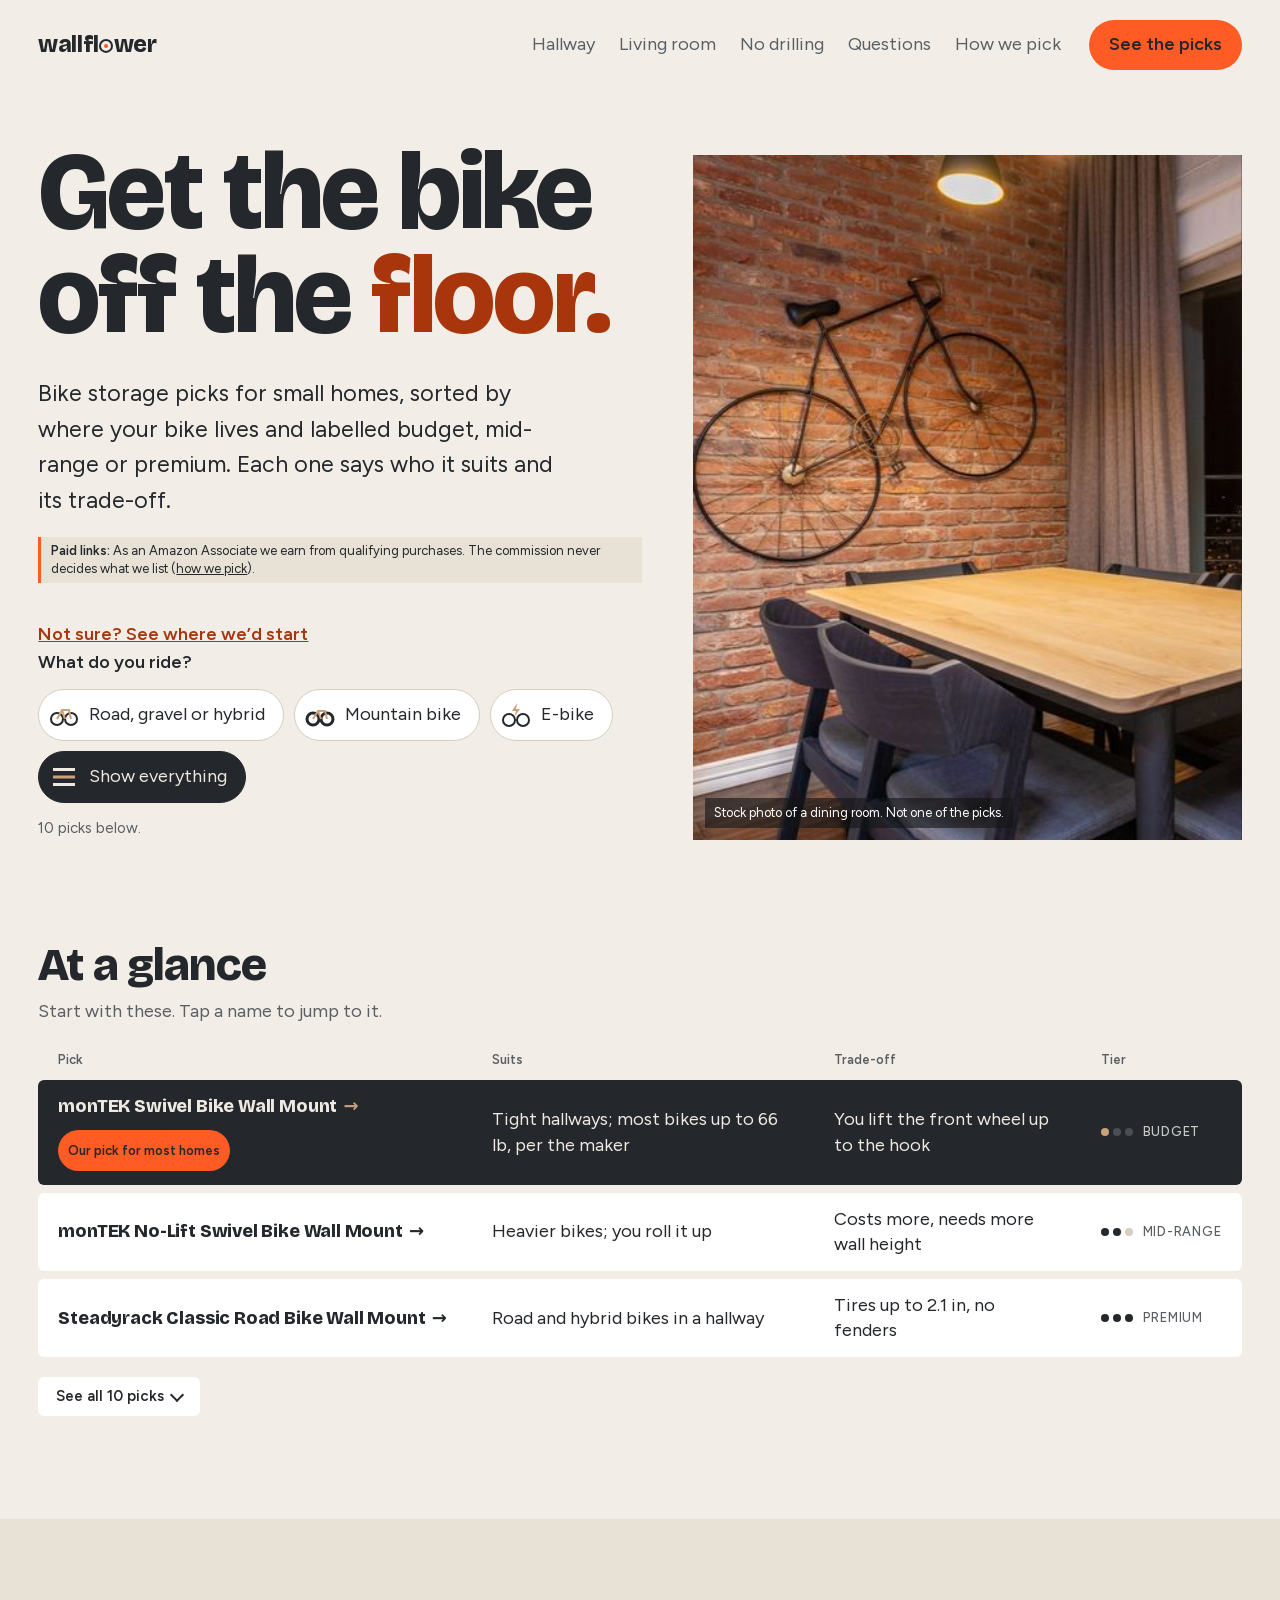
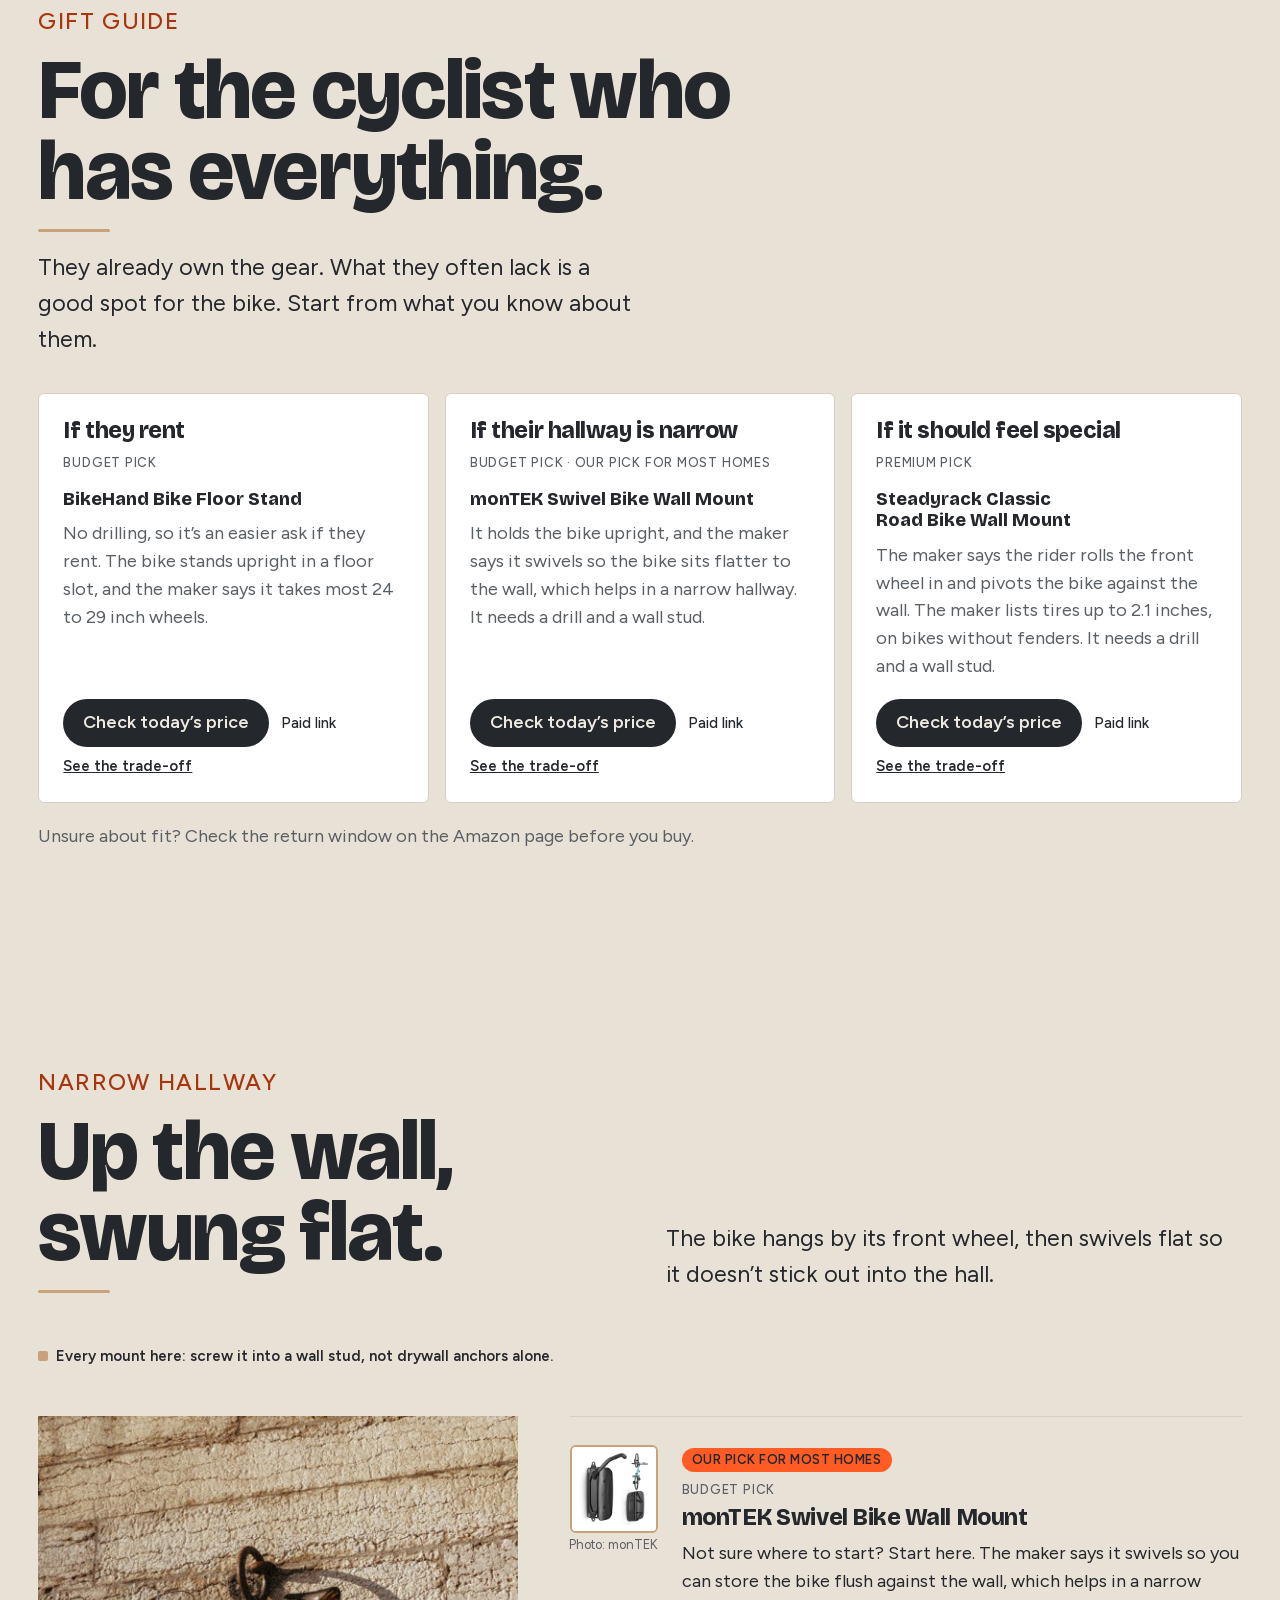
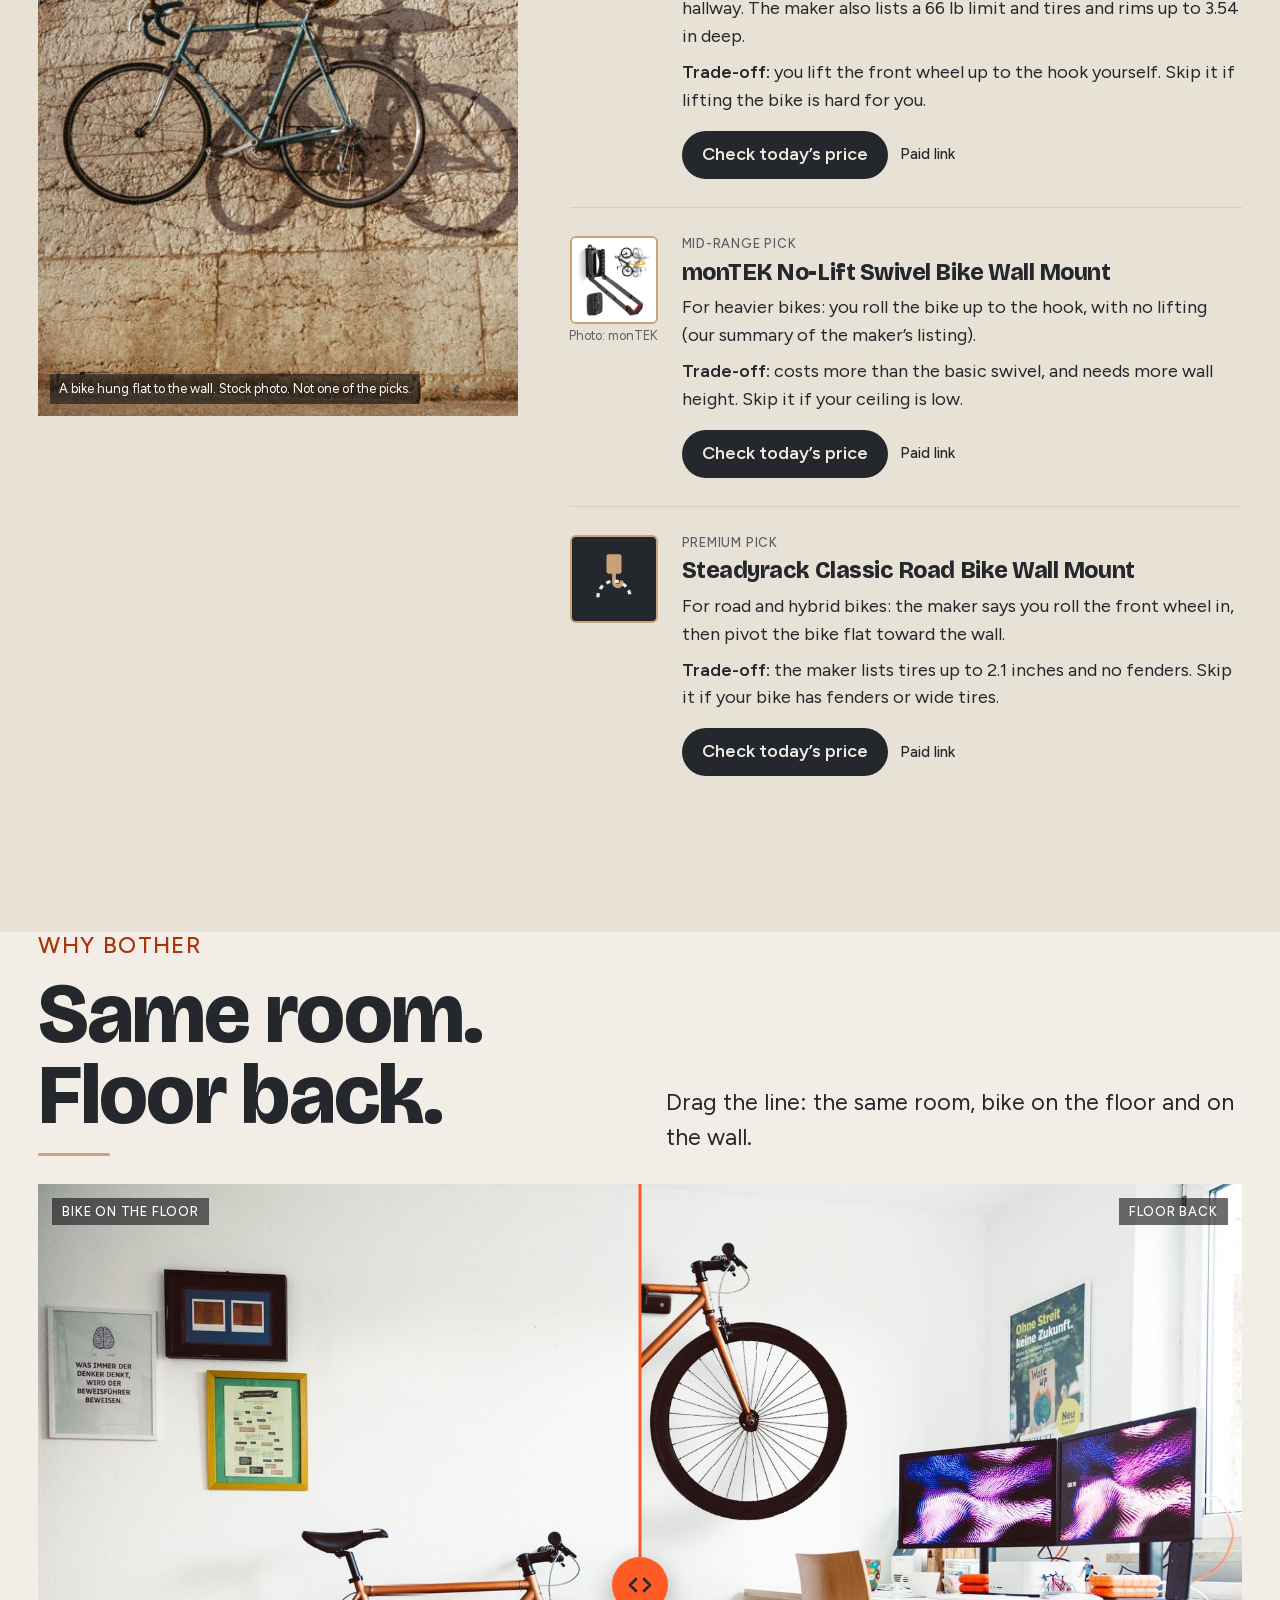
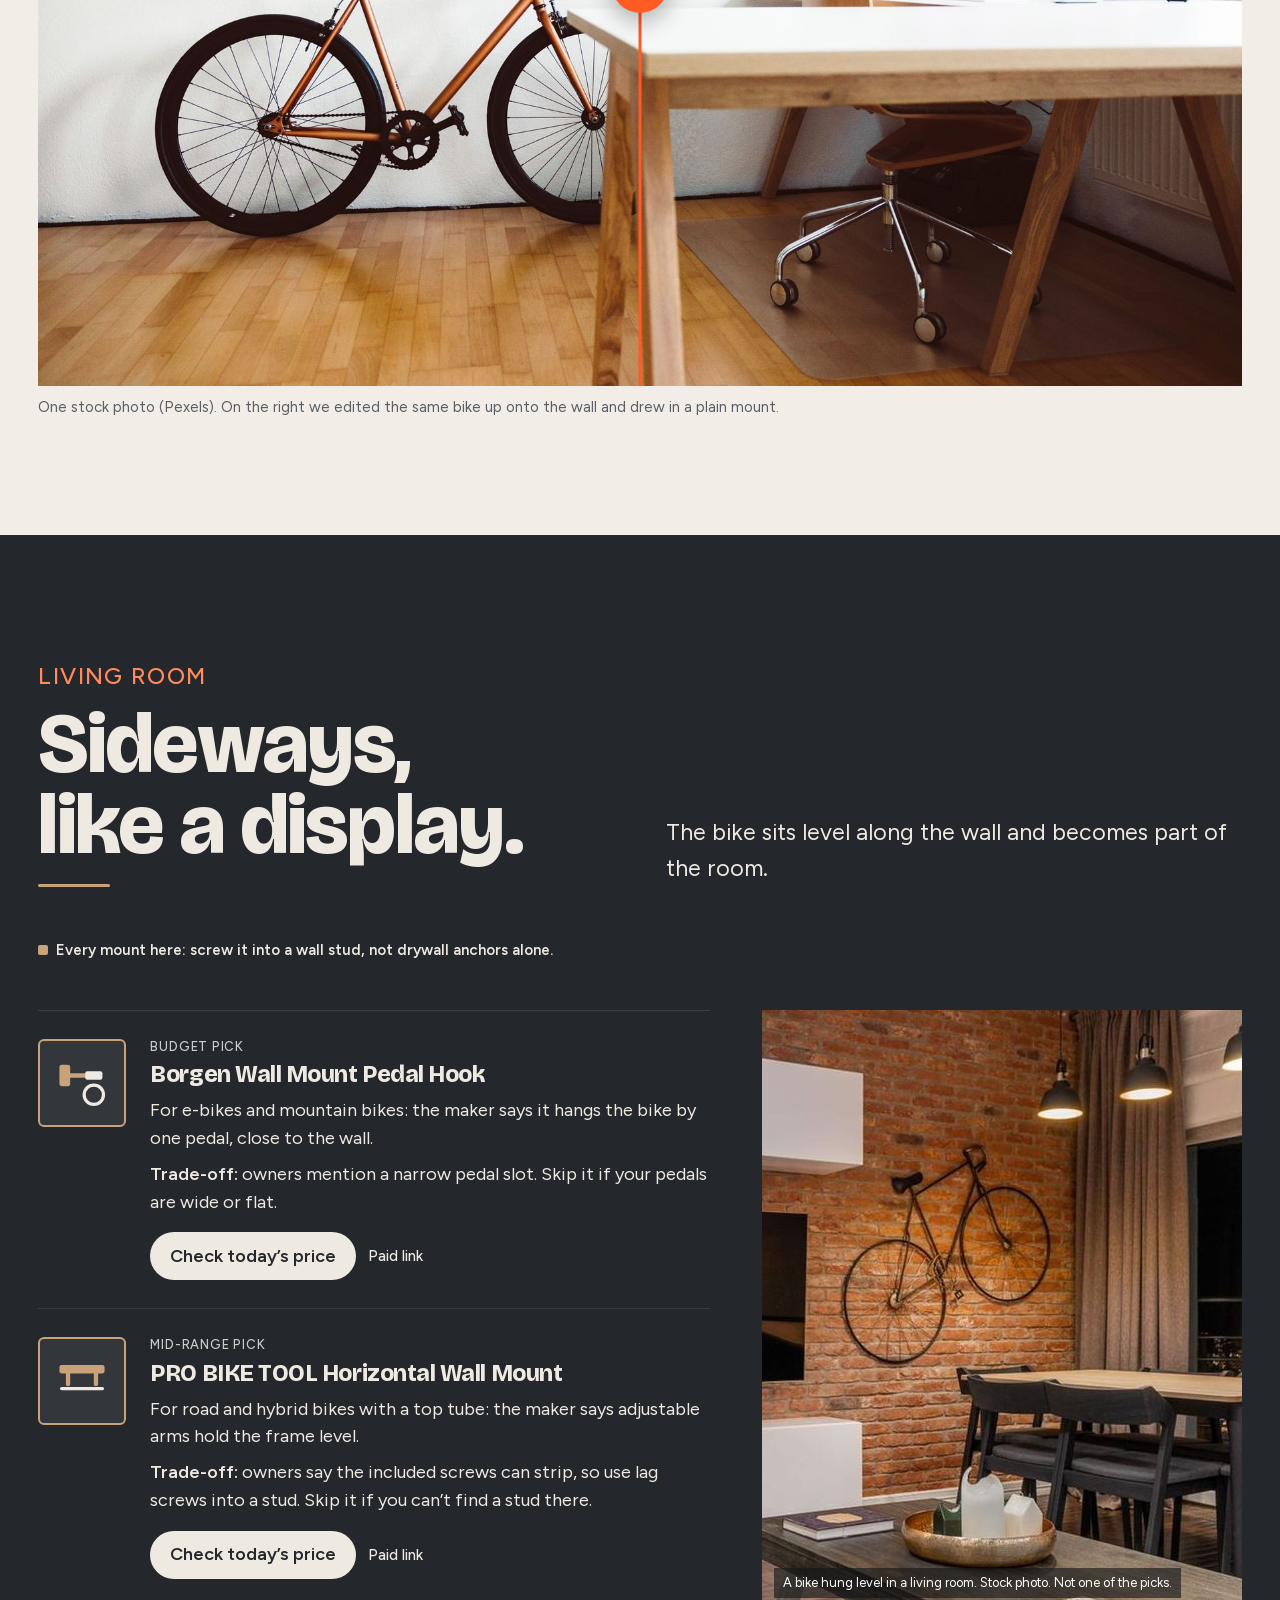
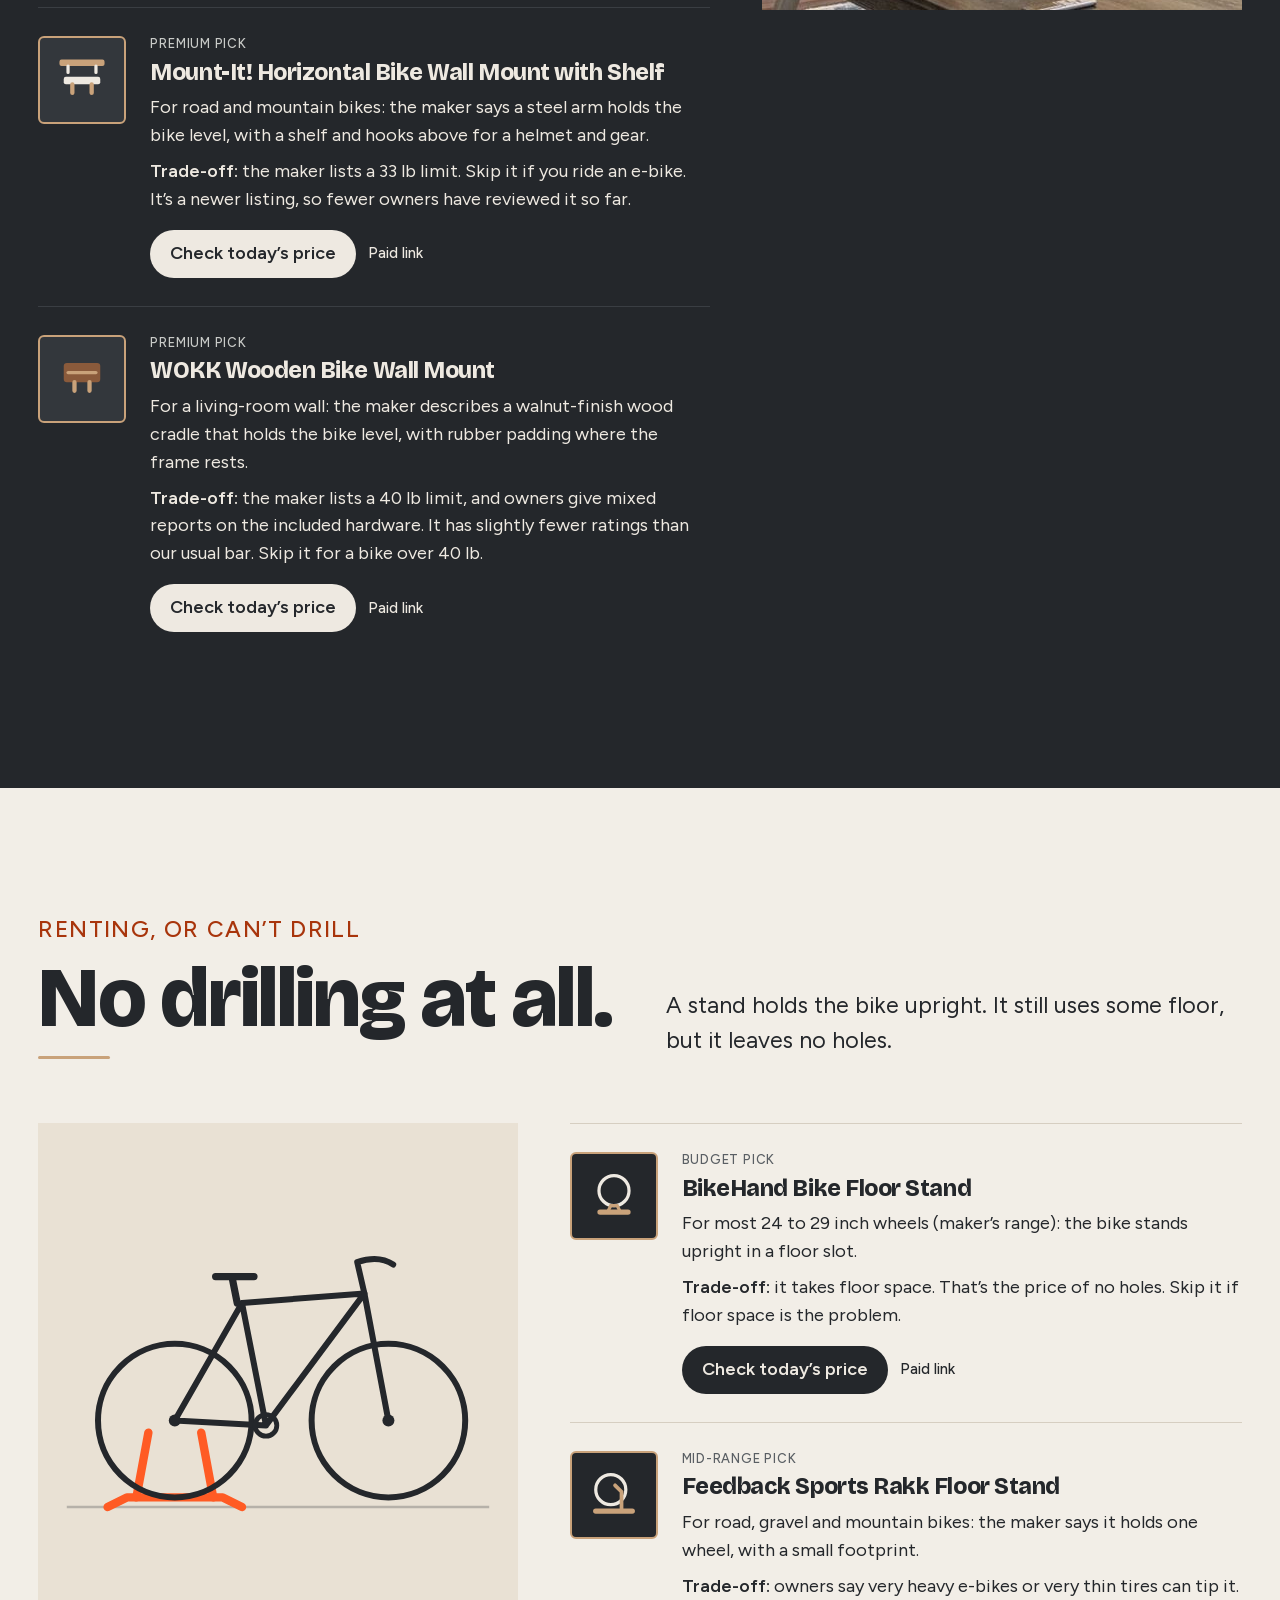
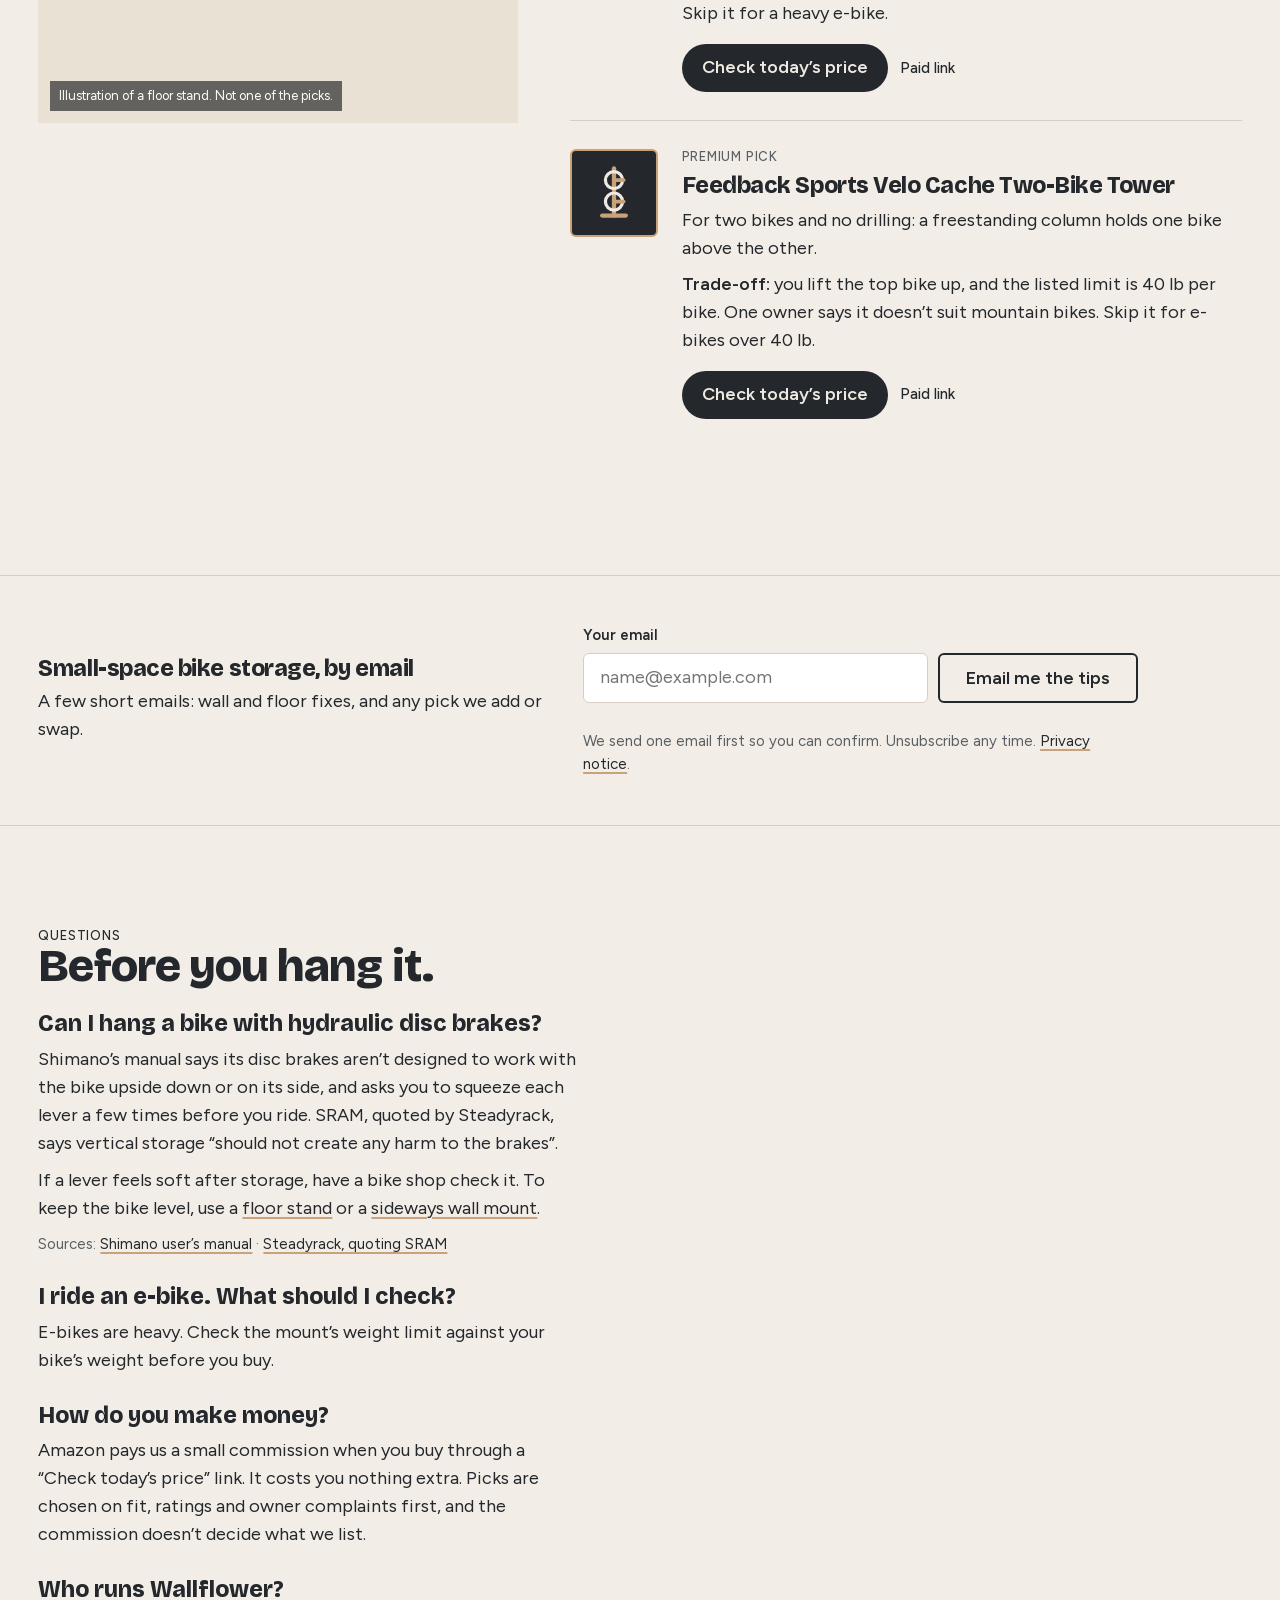
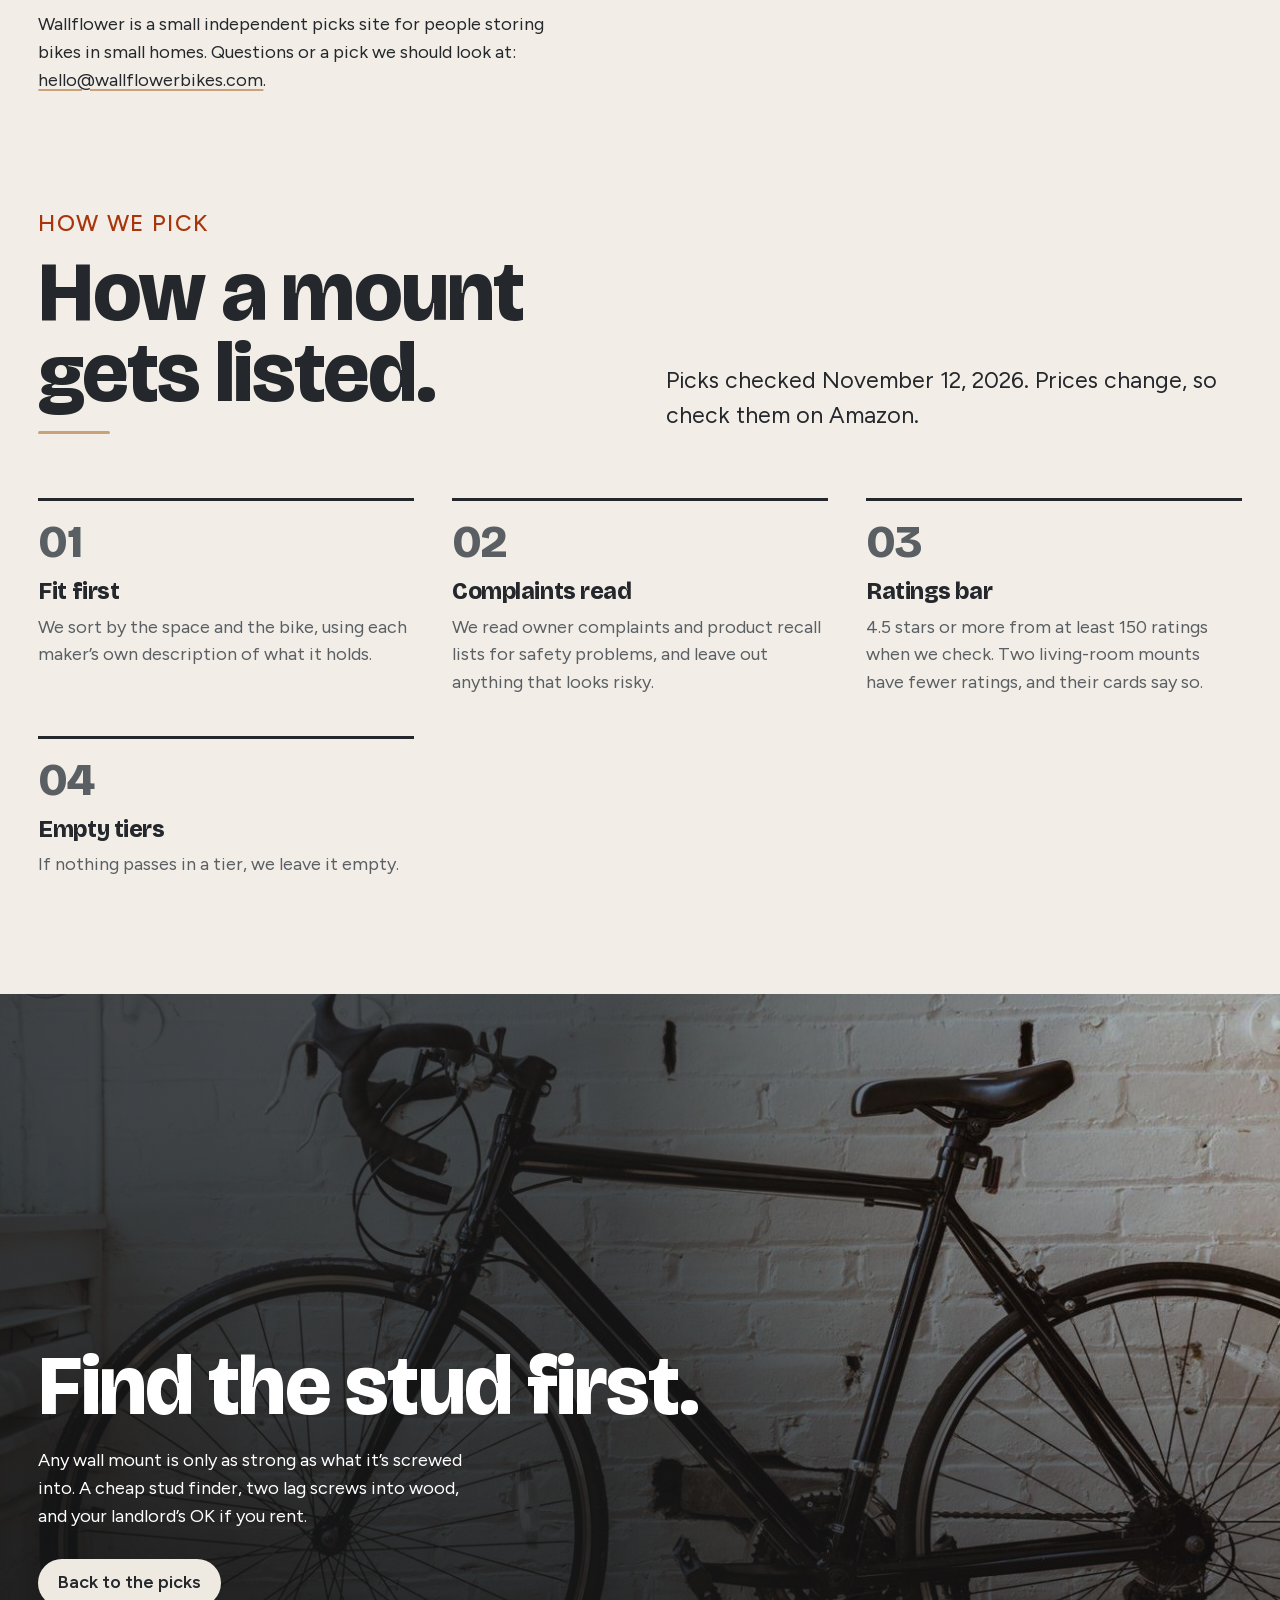
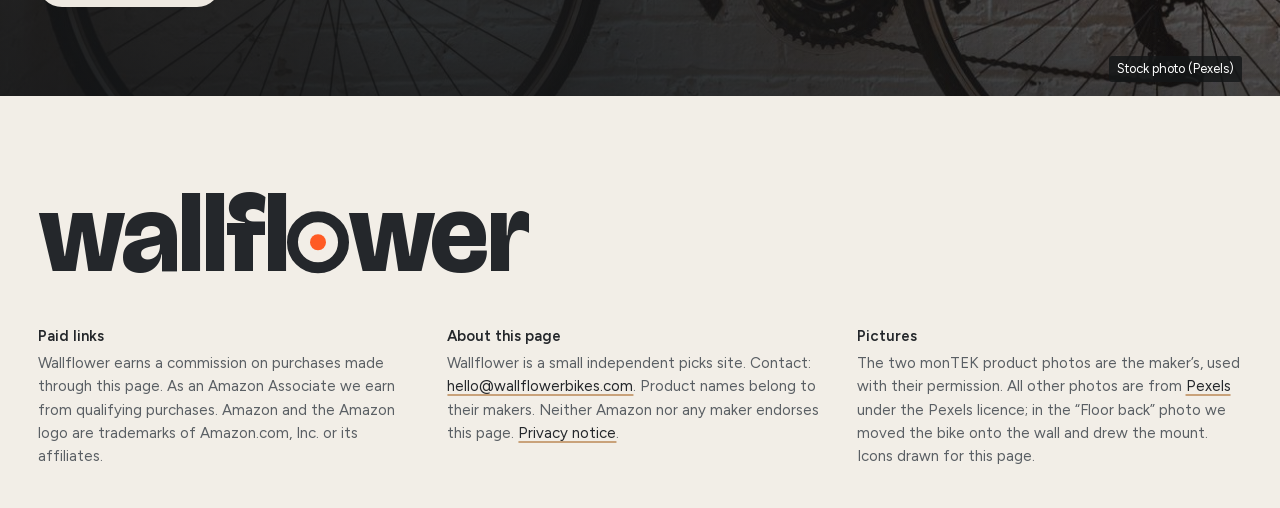
<file: index.html>
<!doctype html>
<html lang="en">
<head>
<meta charset="utf-8">
<meta name="viewport" content="width=device-width,initial-scale=1">
<title>Wallflower</title>
<meta name="description" content="Bike storage picks for small homes from Wallflower. Contains paid links.">
<link rel="canonical" href="https://wallflowerbikes.com/picks/">
<link rel="icon" href="favicon.ico" sizes="any">
<link rel="apple-touch-icon" href="apple-touch-icon.png">
<meta property="og:image" content="https://wallflowerbikes.com/og.png">
<meta http-equiv="refresh" content="0; url=picks/">
<script>location.replace('picks/' + location.search + location.hash);</script>
<style>
:root{--bg:#F2EEE7;--fg:#24272B}
@media (prefers-color-scheme: dark){:root:not([data-theme="light"]){--bg:#1C1E21;--fg:#EEE9E1}}
:root[data-theme="dark"]{--bg:#1C1E21;--fg:#EEE9E1}
body{margin:0;padding:40px 16px;background:var(--bg);color:var(--fg);font:400 18px/1.6 system-ui,-apple-system,"Segoe UI",sans-serif}
</style>
</head>
<body>
<p>Wallflower now shares bike storage picks. <a href="picks/">See the picks</a>.</p>
</body>
</html>
</file>
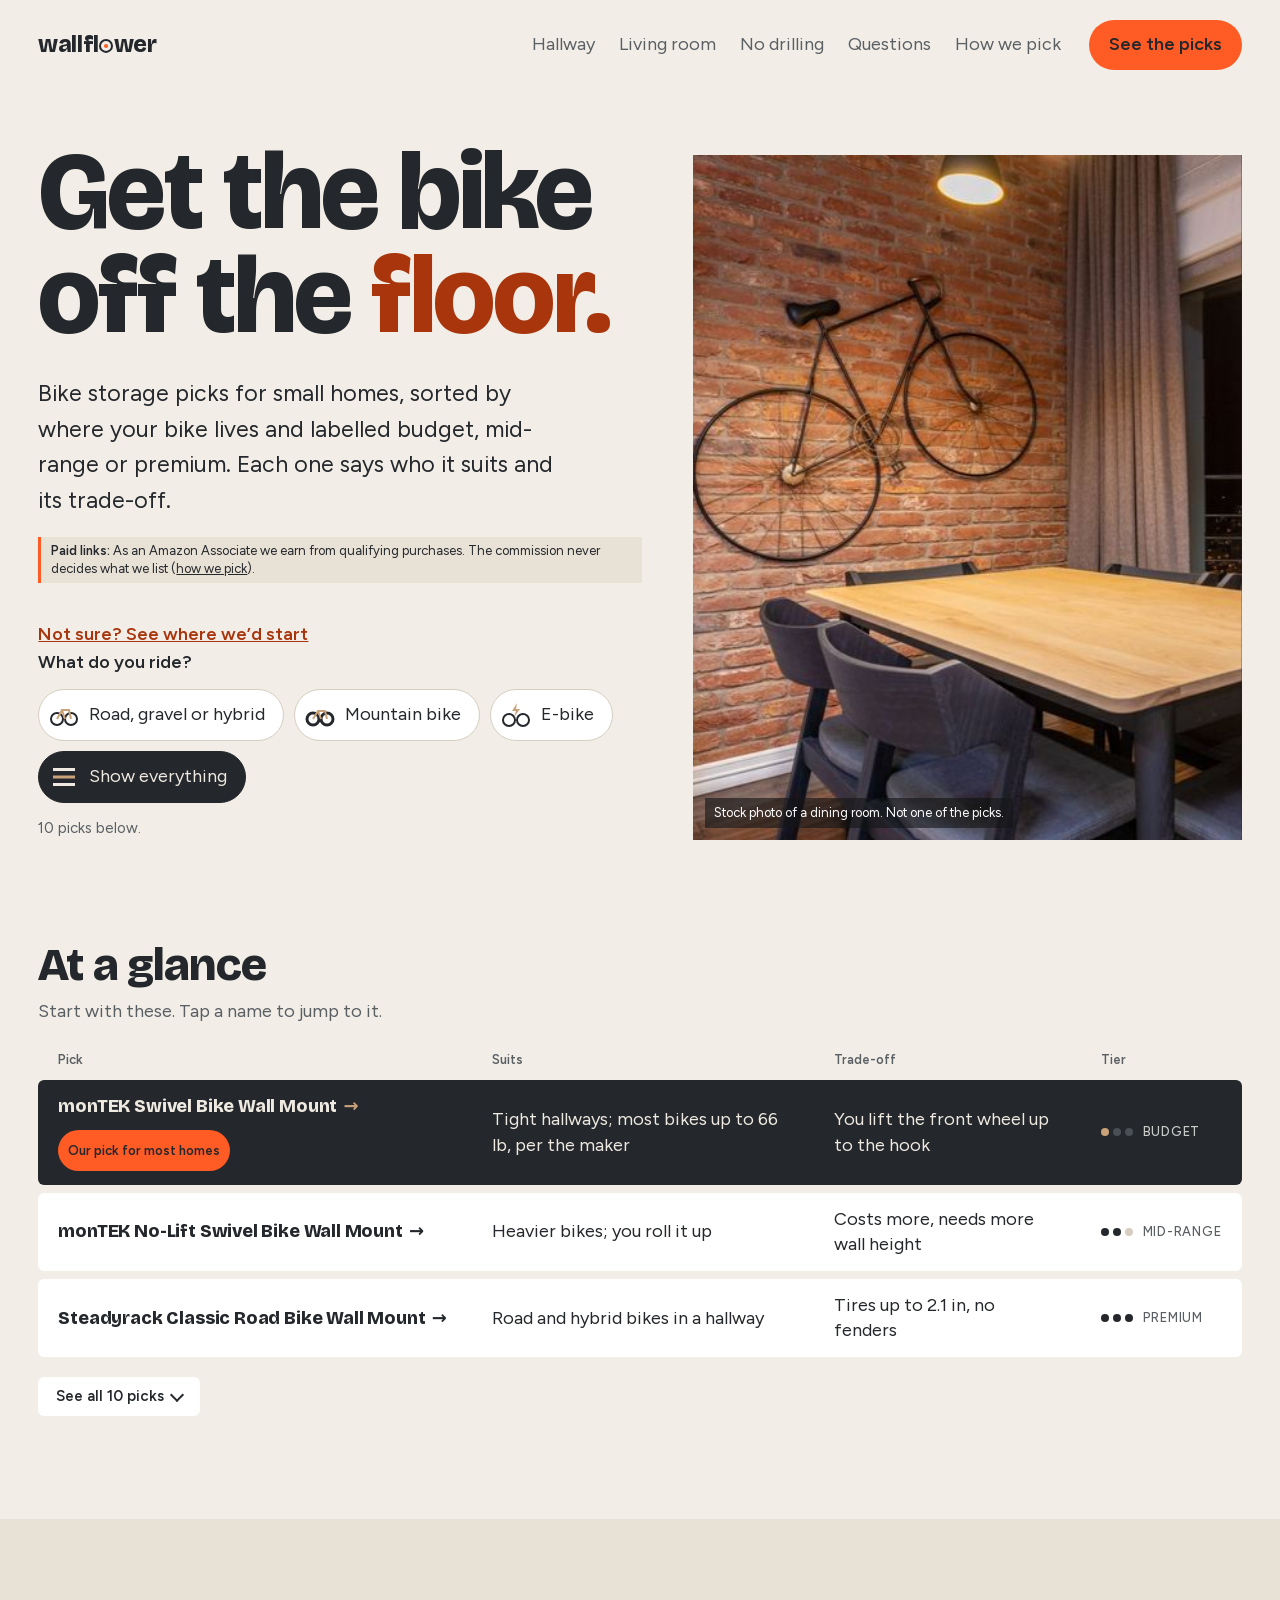
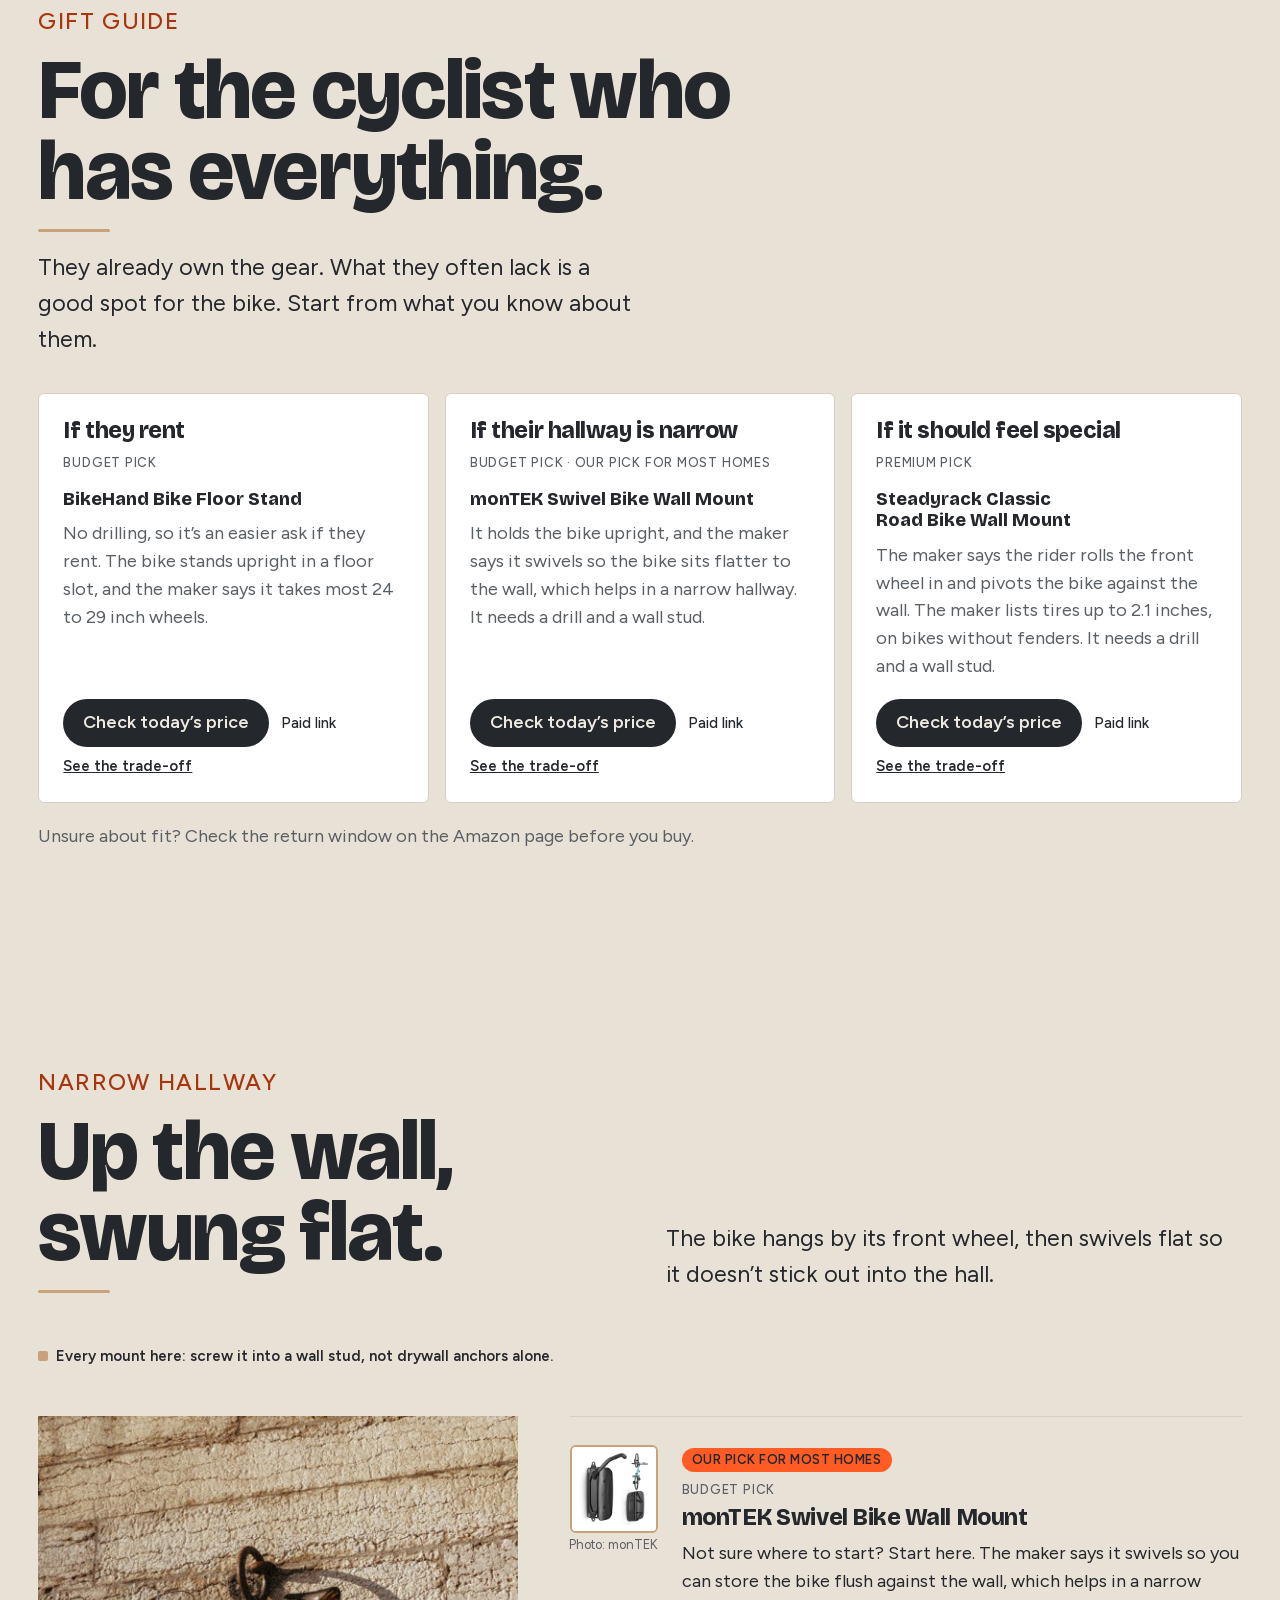
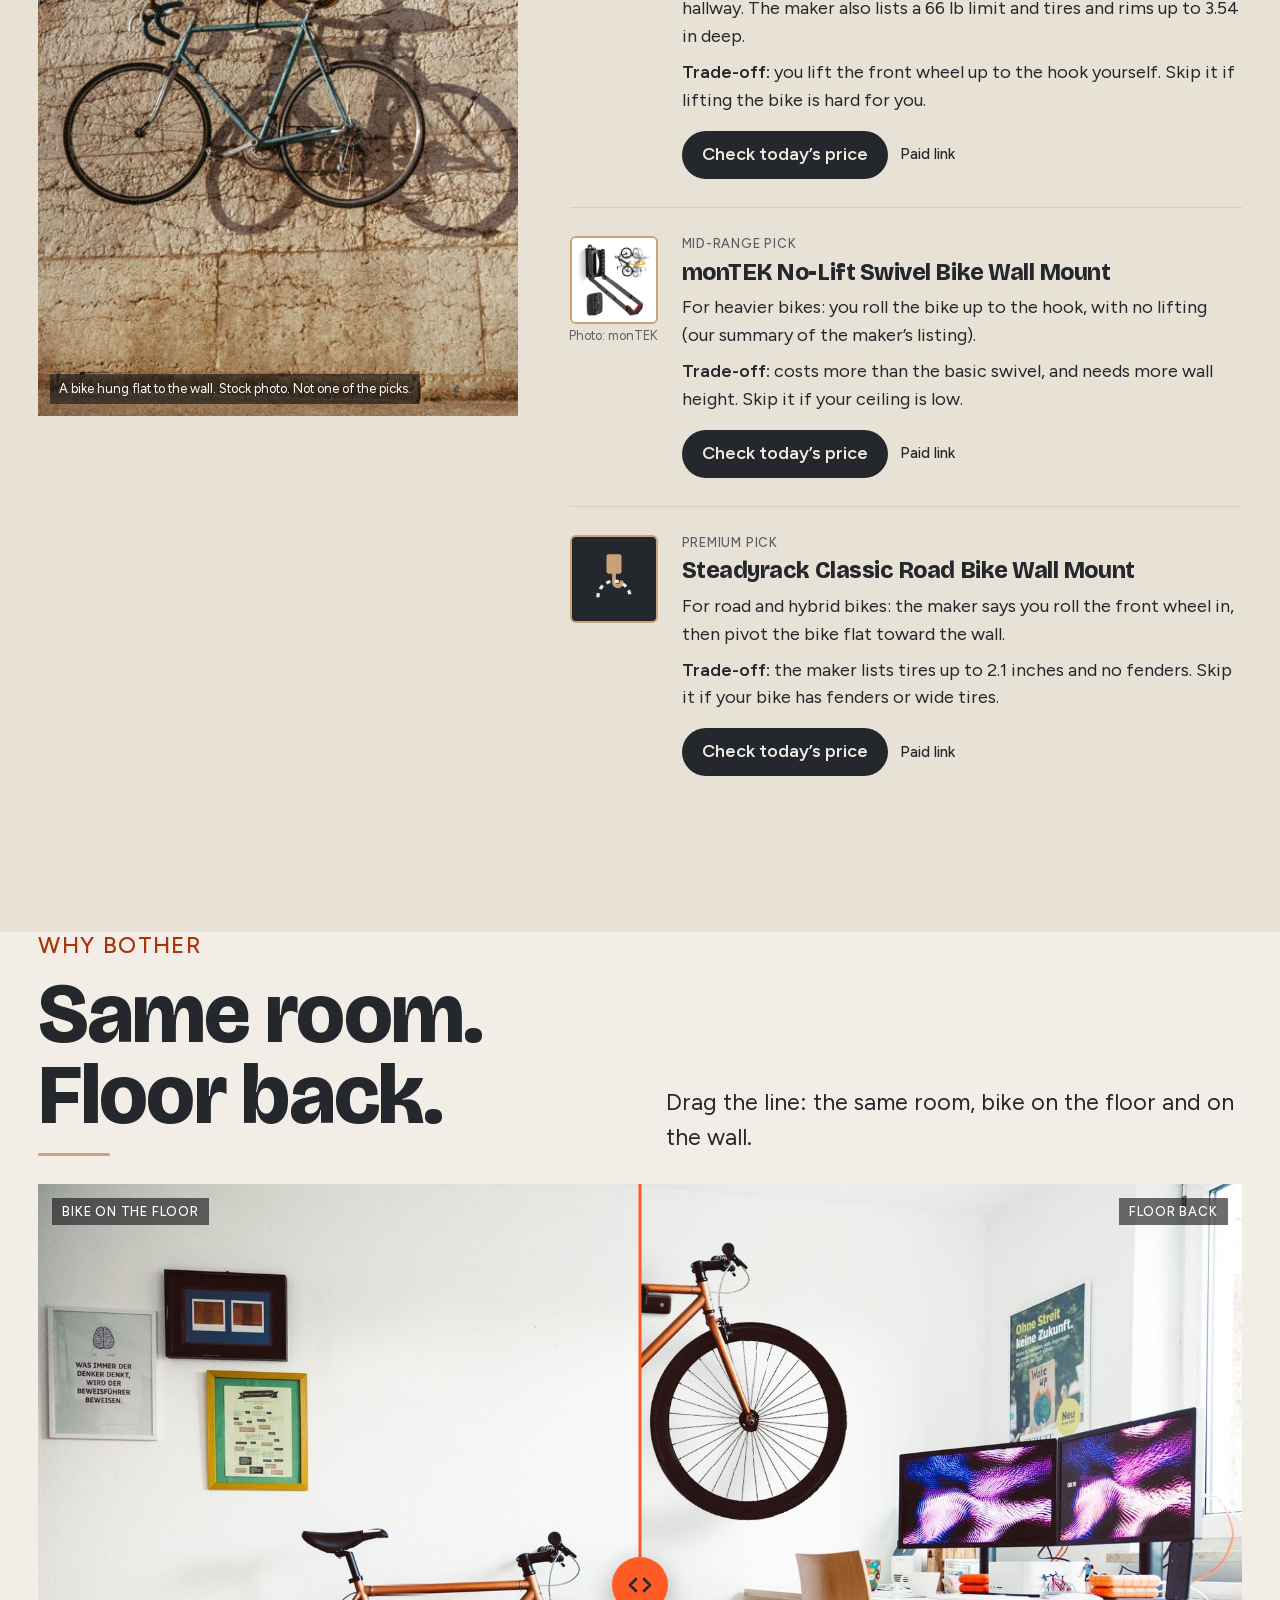
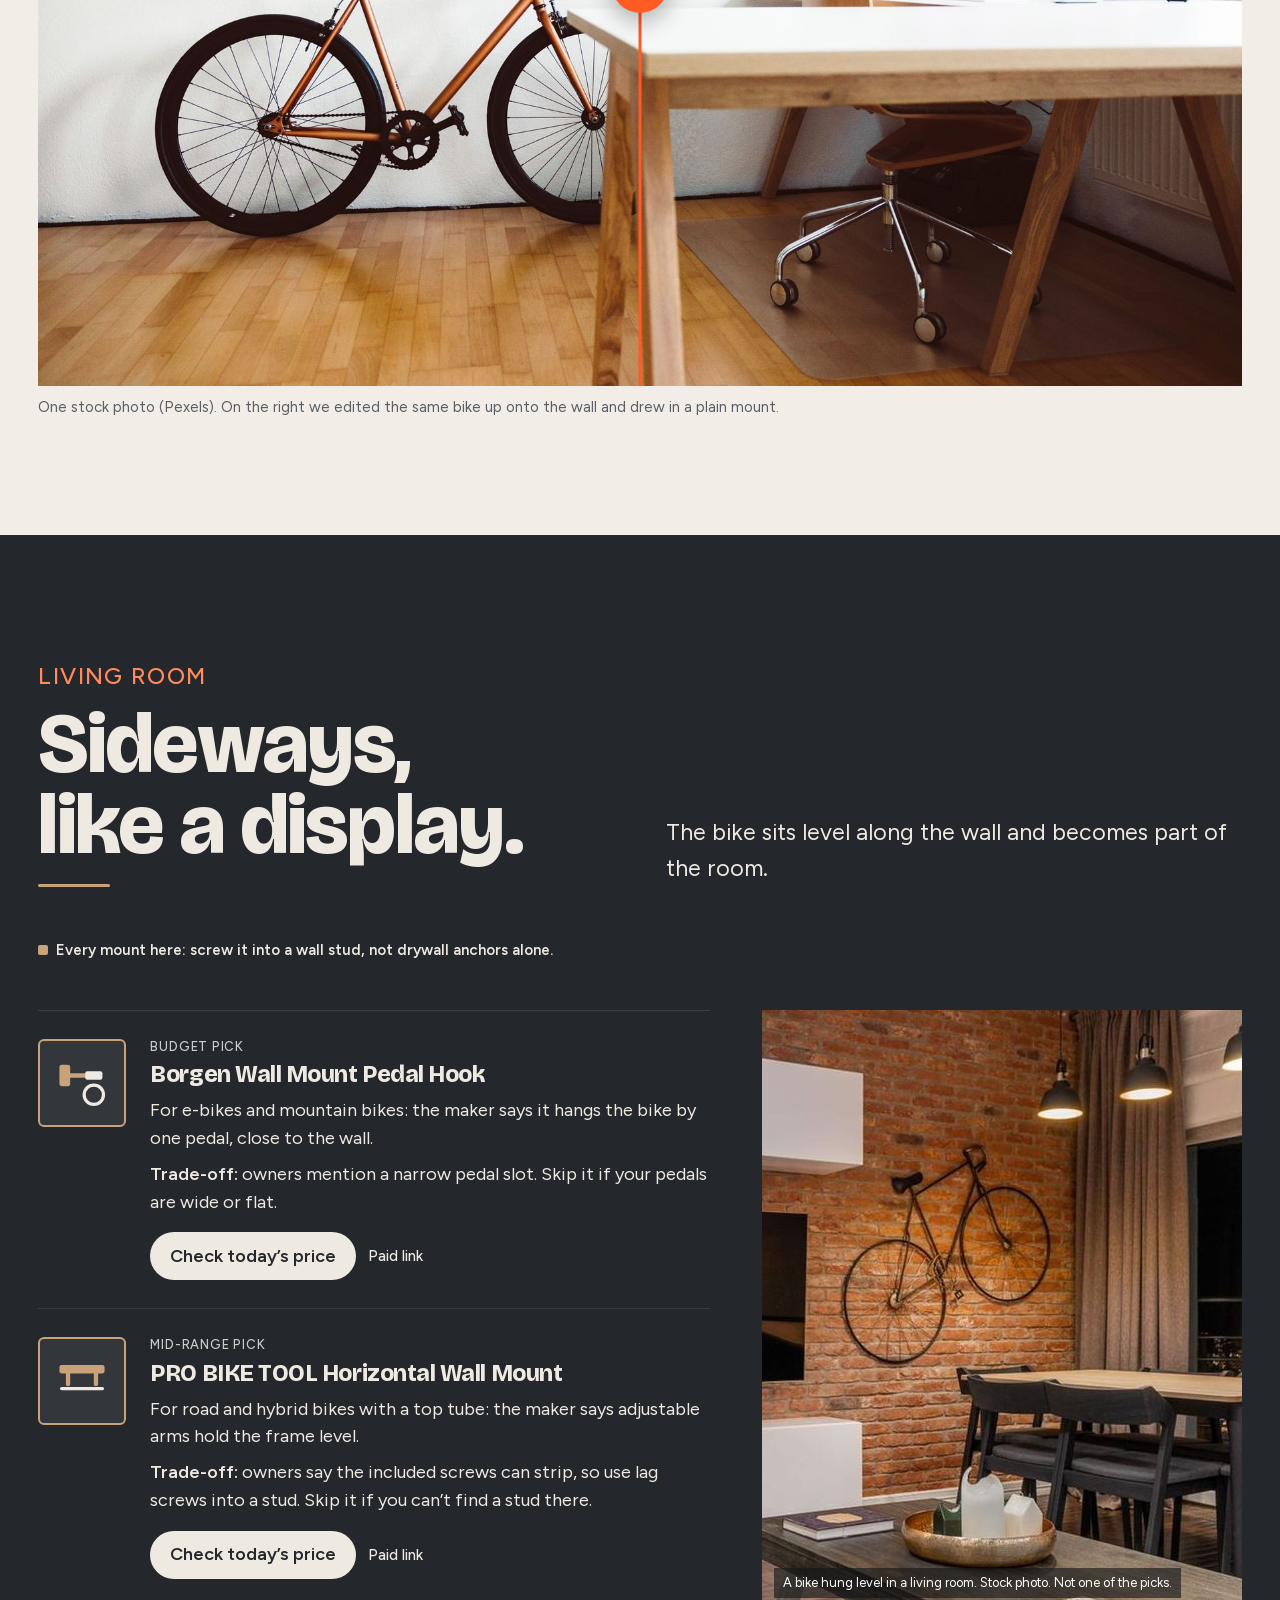
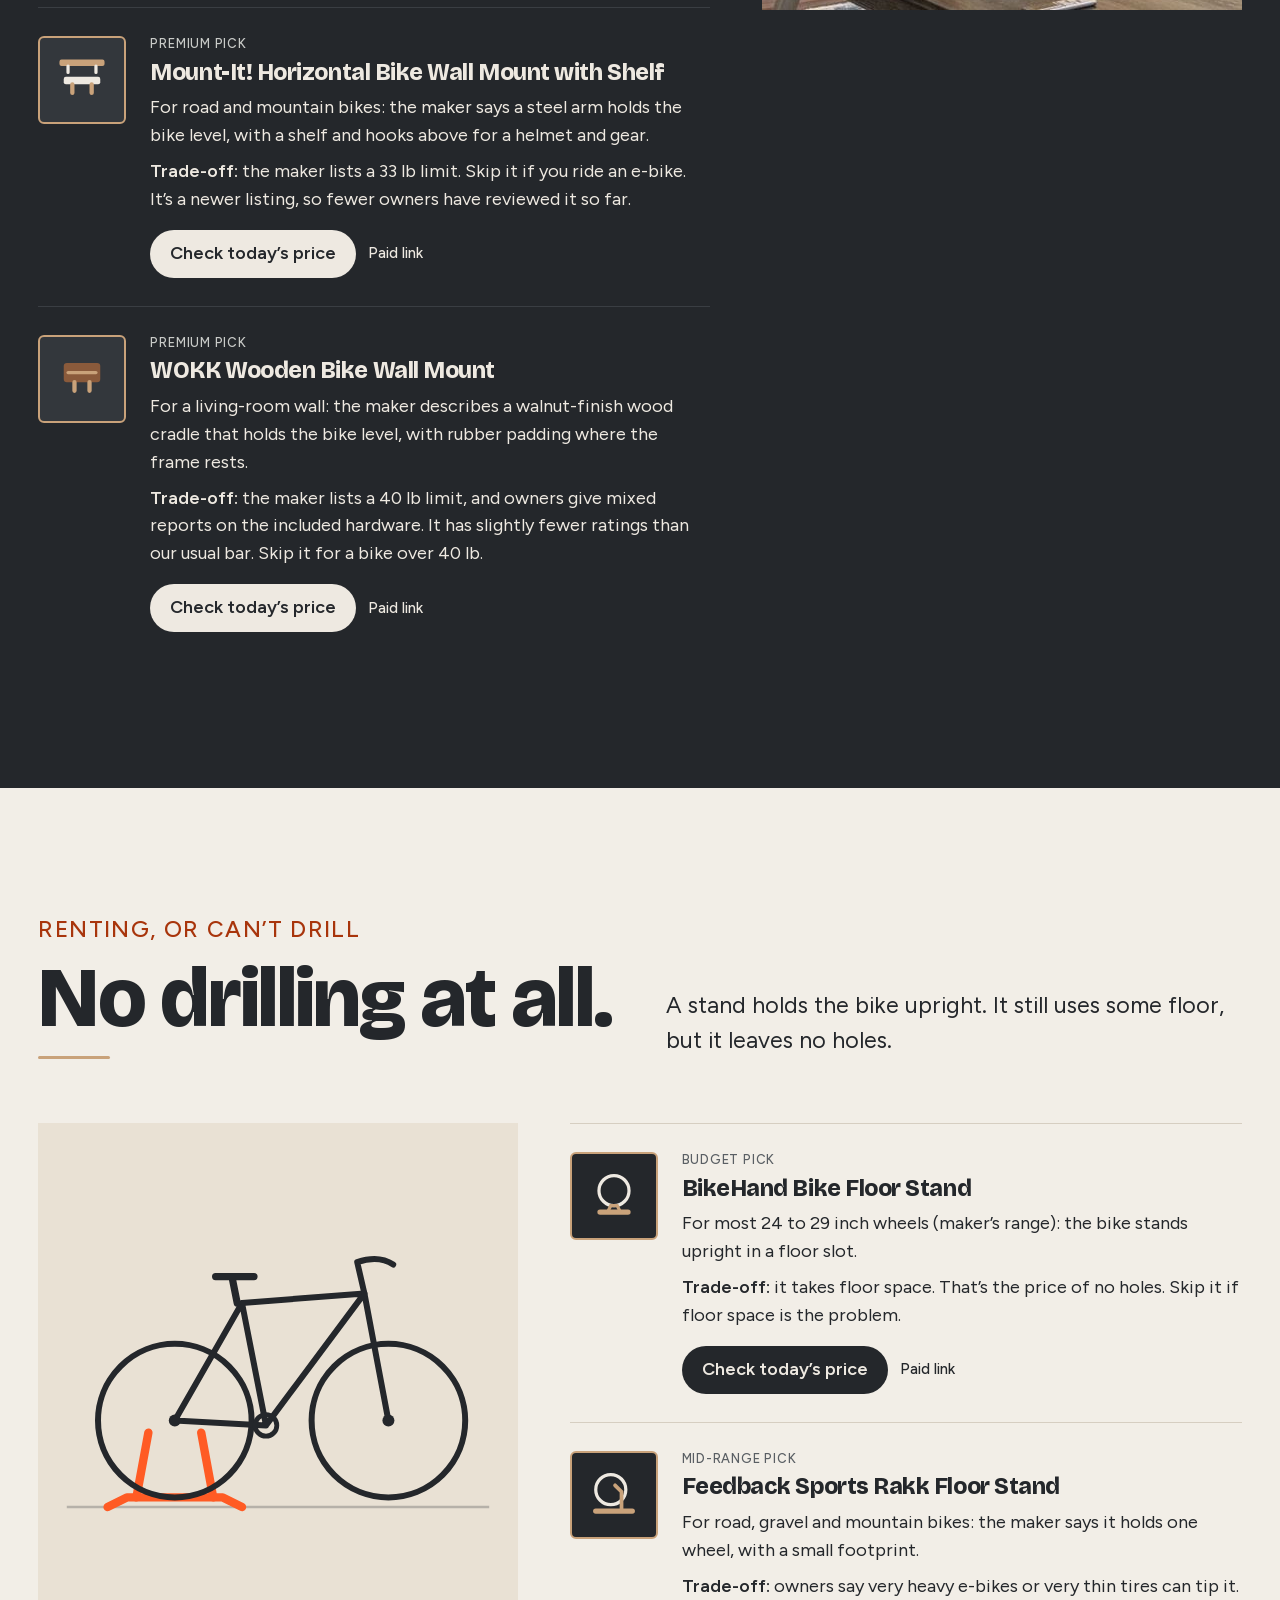
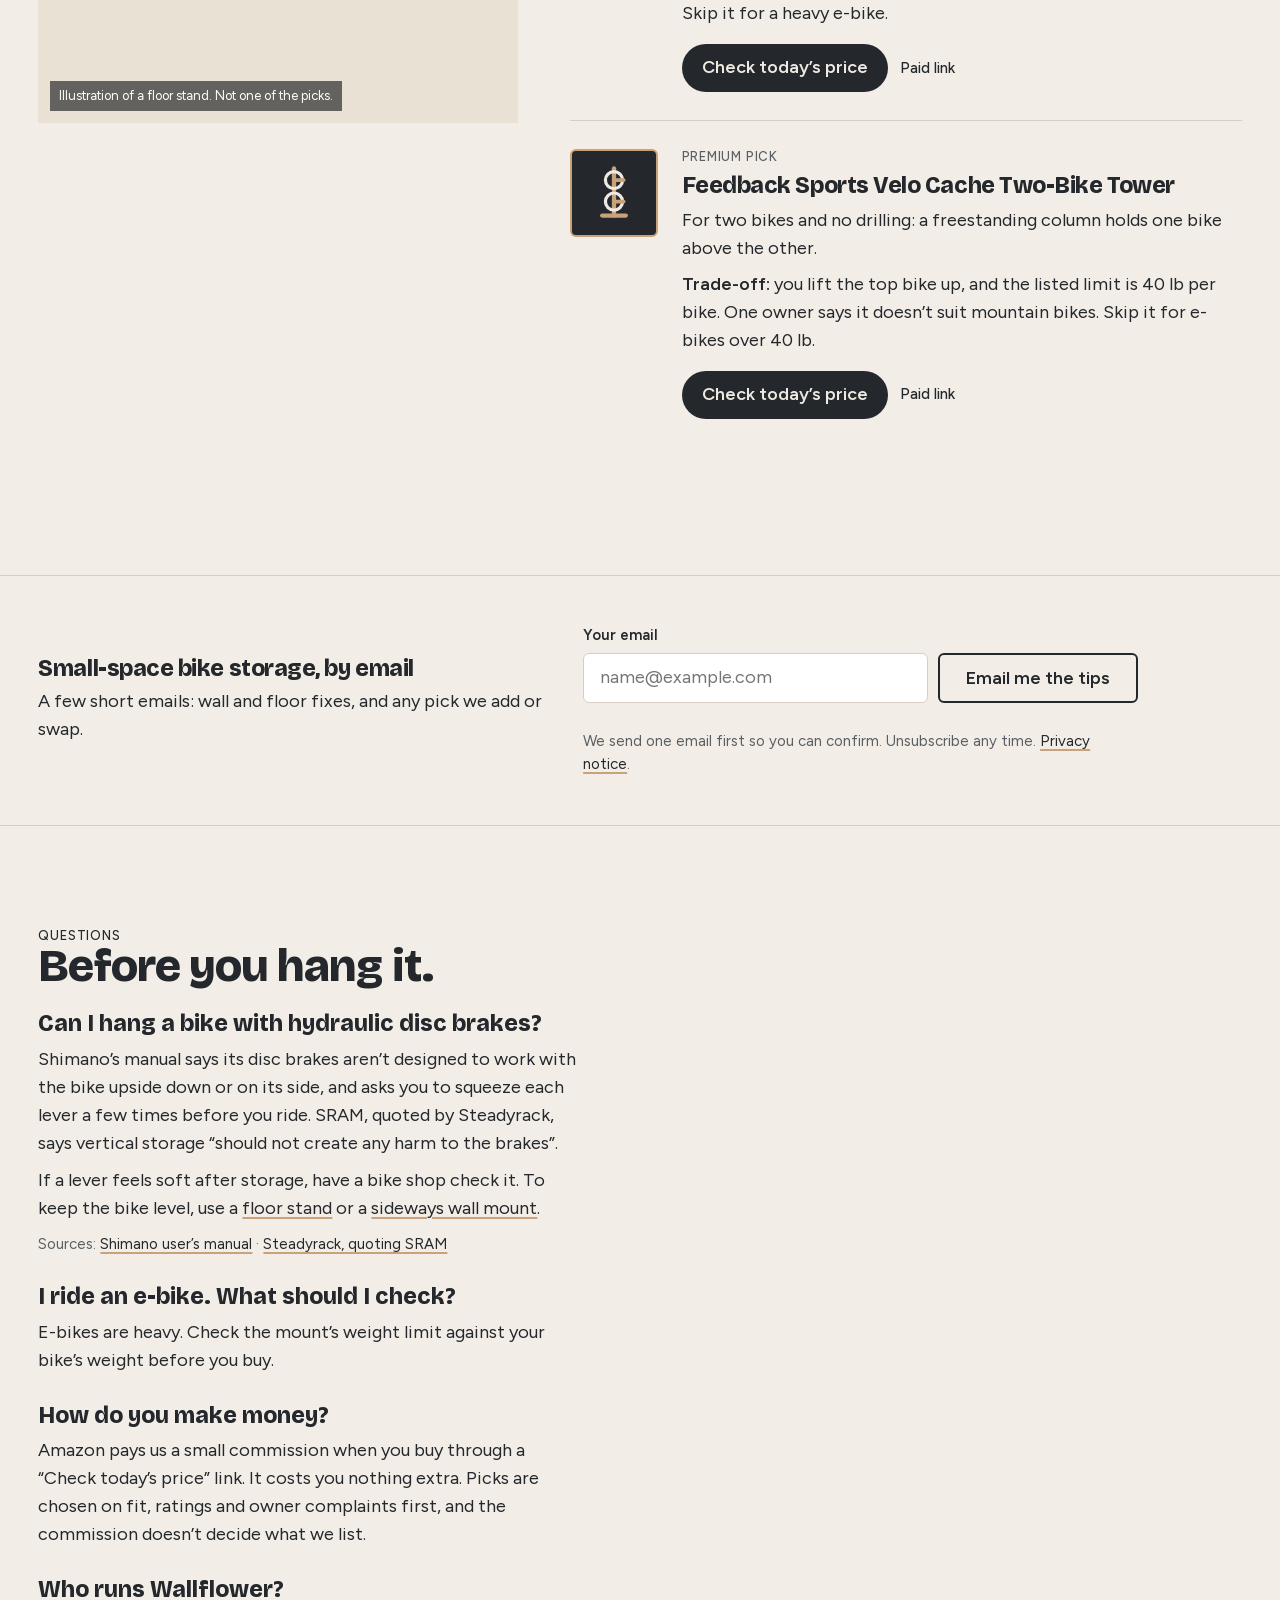
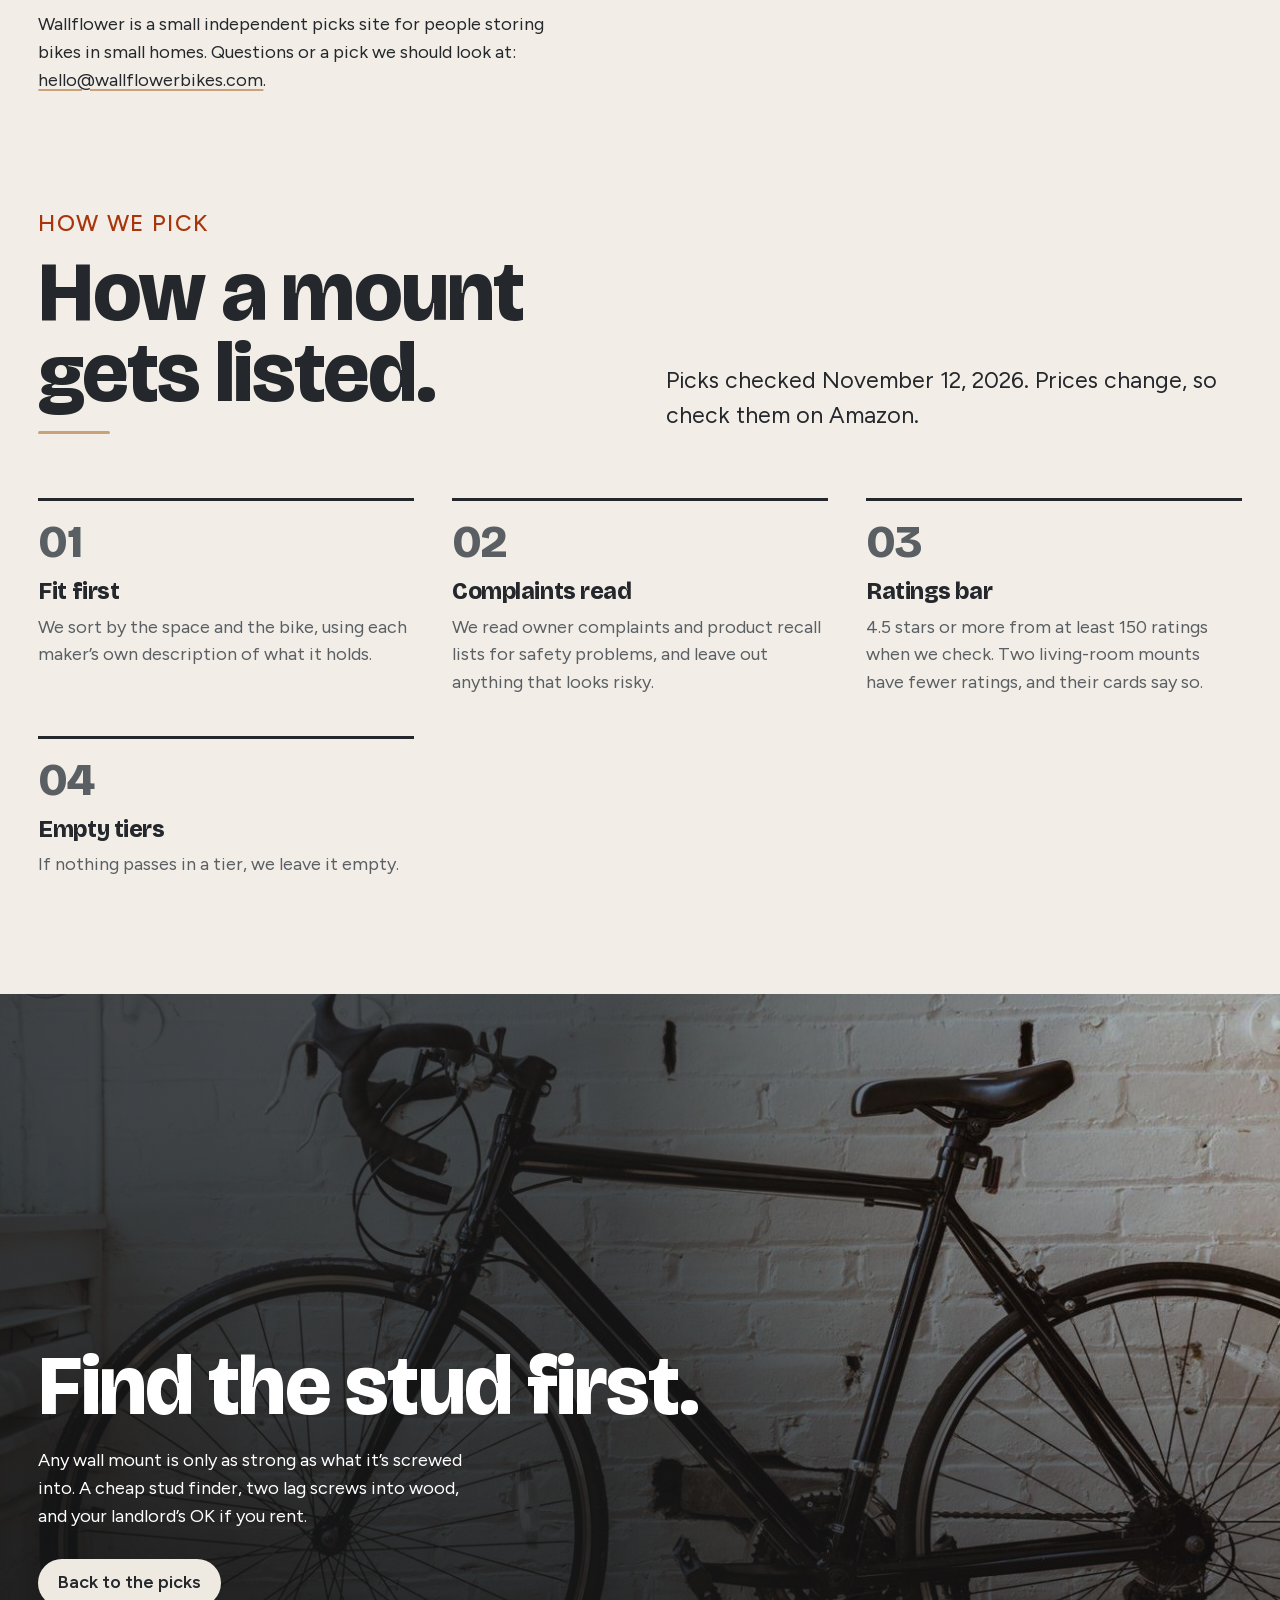
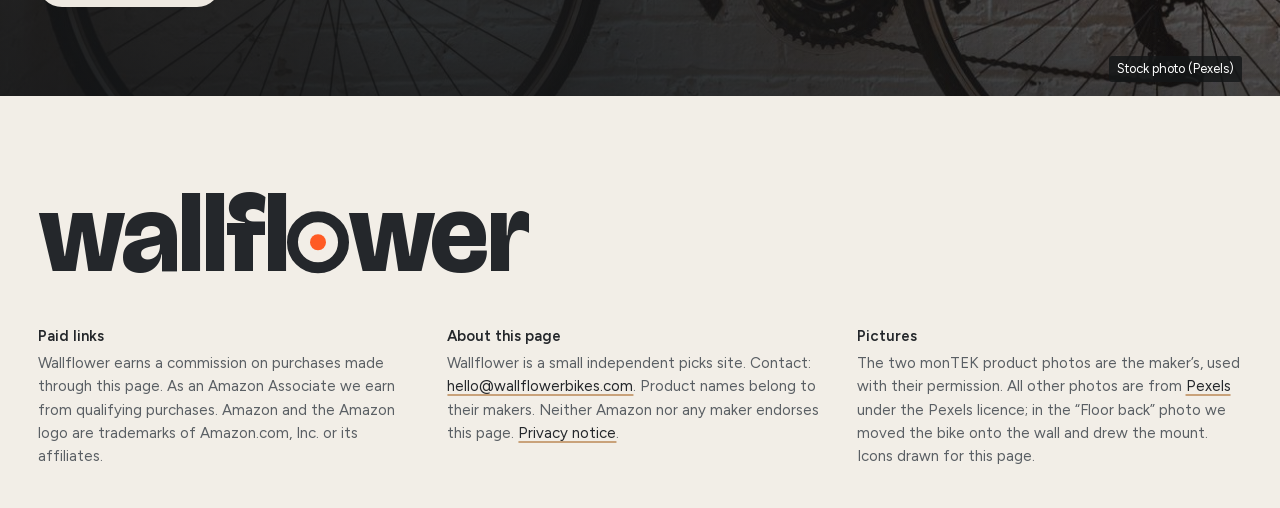
<file: picks/index.html>
<!doctype html>
<html lang="en">
<head>
<meta charset="utf-8">
<meta name="viewport" content="width=device-width,initial-scale=1,viewport-fit=cover">
<title>Bike storage picks · Wallflower</title>
<meta name="description" content="Bike storage picks for small homes: wall mounts and floor stands sorted by where your bike lives, with a budget, mid-range and premium pick. Paid links.">
<meta property="og:title" content="Bike storage picks · Wallflower">
<meta property="og:description" content="Get the bike off the floor. Wall mounts and floor stands for small homes. Paid links.">
<link href="../assets/fonts/fonts.css" rel="stylesheet">
<style>
:root{
  --plaster:#F2EEE7;--plaster-2:#E8E1D6;--oak:#C9A27A;--graphite:#24272B;--graphite-2:#2E3236;--orange:#FF5B24;--orange-ink:#A8350C;
  --bg:var(--plaster);--fg:var(--graphite);--fg-2:#5A5F64;--line:#D6CEC1;--chip:#FFFFFF;--accent-text:var(--orange-ink);
  --m:clamp(16px,3vw,40px);
  --display:"Bricolage Grotesque",system-ui,sans-serif;--sans:"Figtree",system-ui,-apple-system,"Segoe UI",sans-serif;--mono:"Figtree",system-ui,sans-serif;
}
@media (prefers-color-scheme:dark){:root:not([data-theme="light"]){--bg:#1C1E21;--fg:#EEE9E1;--fg-2:#AEB0AE;--line:#3A3E43;--chip:#2A2D31;--plaster-2:#24272B;--accent-text:#FF6B38}}
:root[data-theme="dark"]{--bg:#1C1E21;--fg:#EEE9E1;--fg-2:#AEB0AE;--line:#3A3E43;--chip:#2A2D31;--plaster-2:#24272B;--accent-text:#FF6B38}
*{box-sizing:border-box}
html{scroll-behavior:smooth;-webkit-text-size-adjust:100%}
body{margin:0;background:var(--bg);color:var(--fg);font:400 18px/1.55 var(--sans);-webkit-font-smoothing:antialiased;overflow-x:hidden}
a{color:inherit}
img{display:block;max-width:100%}
h1,h2,h3{font-family:var(--display);font-weight:800;margin:0;text-wrap:balance}
p{margin:0}
.label{font:500 13px/1.2 var(--mono);letter-spacing:.06em;text-transform:uppercase}
.skip{position:absolute;left:-999px;top:8px;background:var(--orange);color:var(--graphite);padding:10px 14px;z-index:50}
.skip:focus{left:8px}
:focus-visible{outline:3px solid var(--graphite);outline-offset:3px;box-shadow:0 0 0 6px #EEE9E1}

/* bar */
.bar{display:flex;align-items:center;gap:28px;padding:20px var(--m)}
.mark{font:800 26px/1 var(--display);letter-spacing:-.04em;text-decoration:none;display:inline-flex;align-items:center}
.mark .hub{display:inline-block;width:.62em;height:.62em;border-radius:50%;border:.12em solid currentColor;position:relative;margin:0 .02em;transform:translateY(.04em)}
.mark .hub::after{content:"";position:absolute;inset:30%;border-radius:50%;background:var(--orange)}
.bar nav{display:flex;gap:24px;margin-left:auto}
.bar nav a{text-decoration:none;color:var(--fg-2)}
.bar nav a:hover{color:var(--fg)}
.act{background:var(--orange);color:var(--graphite);text-decoration:none;font-weight:600;padding:11px 20px;border-radius:999px;transition:transform .2s}
.act:hover{transform:translateY(-2px)}
@media (max-width:820px){.bar nav{display:none}.act{margin-left:auto}}

/* hero */
.hero{display:grid;grid-template-columns:1.1fr 1fr;gap:clamp(24px,4vw,72px);align-items:end;padding:clamp(20px,4vw,56px) var(--m) clamp(64px,8vw,120px)}
.hero h1{font-size:clamp(54px,8.6vw,140px);line-height:.9;letter-spacing:-.05em;margin:0 0 28px}
.hero h1 span{display:block}
.hero h1 em{font-style:normal;color:var(--accent-text)}
.lede{font-size:clamp(19px,1.6vw,23px);max-width:36ch;margin-bottom:18px}
.paid{display:inline-block;font-size:13px;line-height:1.4;background:var(--plaster-2);padding:5px 10px;border-left:3px solid var(--orange);margin-bottom:28px}
.photo{position:relative;margin:0;overflow:hidden;background:var(--graphite)}
.photo img{width:100%;height:100%;object-fit:cover}
.photo figcaption{position:absolute;left:12px;bottom:12px;right:12px;font-size:13px;color:#fff;background:rgba(20,22,24,.62);padding:5px 9px;width:max-content;max-width:calc(100% - 24px)}
.hero .photo{aspect-ratio:4/5}.hero .photo img{object-position:16% 40%}
@media (max-width:880px){.hero .photo .tag{left:auto!important;right:12px}.hero .photo img{object-position:8% 40%}}
.hero .photo img{transform:scale(1.08);transition:transform 1.6s cubic-bezier(.2,.8,.2,1)}
.hero .photo.in img{transform:scale(1)}
.tag{position:absolute;left:12px;top:12px;background:var(--graphite);color:#EEE9E1;padding:10px 14px}
.tag b{display:block;font:800 30px/1 var(--display);color:var(--orange);letter-spacing:-.03em}
.tag span{font-size:13px}
@media (max-width:880px){.hero{grid-template-columns:1fr}.hero .photo{aspect-ratio:4/3;order:-1;margin-inline:calc(var(--m)*-1)}}

/* picker */
fieldset.picker{border:0;margin:0;padding:0}
.picker legend{font-size:20px;font-weight:600;margin-bottom:12px;padding:0}
.rides{display:flex;flex-wrap:wrap;gap:10px}
.rides input{position:absolute;opacity:0;pointer-events:none}
.rides label{display:flex;align-items:center;gap:10px;cursor:pointer;background:var(--chip);color:var(--fg);padding:10px 18px 10px 10px;border-radius:999px;border:1px solid var(--line);min-height:48px;transition:background .2s,color .2s,transform .2s;user-select:none}
.rides label:hover{transform:translateY(-2px)}
.rides svg{width:30px;height:30px;flex:none}
.rides input:checked+label{background:var(--graphite);color:#EEE9E1;border-color:var(--graphite)}
.rides input:focus-visible+label{outline:3px solid var(--orange);outline-offset:3px}
.count{margin-top:14px;color:var(--fg-2);font-size:16px;min-height:1.5em}

/* compare */
.compare{padding:0 var(--m) clamp(72px,9vw,140px)}
.compare .gh{margin-bottom:28px}
.cmp{position:relative;aspect-ratio:3/2;overflow:hidden;background:#000;--x:50%;touch-action:pan-y}
.cmp img{position:absolute;inset:0;width:100%;height:100%;object-fit:cover}
.cmp .after{clip-path:inset(0 0 0 var(--x))}
.cmp .line{position:absolute;top:0;bottom:0;left:var(--x);width:3px;background:var(--orange);transform:translateX(-50%);pointer-events:none}
.cmp .knob{position:absolute;top:50%;left:var(--x);width:56px;height:56px;border-radius:50%;background:var(--orange);transform:translate(-50%,-50%);display:grid;place-items:center;pointer-events:none;box-shadow:0 8px 24px rgba(0,0,0,.3)}
.cmp .knob svg{width:28px;height:28px}
.cmp input{position:absolute;inset:0;width:100%;height:100%;opacity:0;cursor:ew-resize;margin:0}
.cmp input:focus-visible~.knob{outline:3px solid #fff;outline-offset:3px}
.cmp .side{position:absolute;top:14px;font:500 13px/1 var(--mono);text-transform:uppercase;letter-spacing:.06em;background:rgba(20,22,24,.62);color:#fff;padding:7px 10px;pointer-events:none;transition:opacity .15s}
.cmp .s1{left:14px}.cmp .s2{right:14px}
.note{font-size:14px;color:var(--fg-2);margin-top:10px}
@media (max-width:640px){.cmp{aspect-ratio:4/5}.cmp img{object-position:28% 50%}}

/* groups */
section.group{padding:clamp(72px,10vw,150px) var(--m)}
.g-hall{background:var(--plaster-2)}
.g-wall{background:var(--graphite);color:#EEE9E1}
.g-wall .label,.g-wall .tier{color:var(--orange)}
.gh{display:grid;grid-template-columns:1fr 1fr;gap:clamp(20px,4vw,64px);align-items:end;margin-bottom:clamp(36px,5vw,72px)}
.gh .label{color:var(--accent-text);margin-bottom:14px}
.gh h2{font-size:clamp(44px,6.6vw,104px);line-height:.92;letter-spacing:-.045em}
.gh p{max-width:40ch;font-size:20px}
.split{display:grid;grid-template-columns:5fr 7fr;gap:clamp(24px,4vw,64px);align-items:start}
.flip .split{grid-template-columns:7fr 5fr}
.split .photo{position:sticky;top:24px;aspect-ratio:4/5}
@media (max-width:880px){.gh,.split,.flip .split{grid-template-columns:1fr}.split .photo{position:relative;top:auto;aspect-ratio:16/10}.flip .split .photo{order:-1}}

.picks{list-style:none;margin:0;padding:0}
.pick{display:grid;grid-template-columns:76px 1fr auto;gap:6px 24px;align-items:start;padding:28px 0;border-top:1px solid var(--line);transition:opacity .35s,transform .35s}
.g-wall .pick{border-color:#3A3E43}
.pick .ic{width:76px;height:76px;background:var(--graphite);display:grid;place-items:center;border-radius:4px}
.g-wall .pick .ic{background:#33373C}
.pick .ic svg{width:54px;height:54px}
.tier{display:block;font:500 13px/1.2 var(--mono);letter-spacing:.06em;text-transform:uppercase;color:var(--accent-text);margin-bottom:8px}
.pick h3{font-size:clamp(24px,2.4vw,32px);line-height:1.08;letter-spacing:-.025em;margin-bottom:8px}
.pick .why{max-width:54ch}
.pick .give{max-width:54ch;margin-top:8px;font-size:16px;color:var(--fg-2)}
.g-wall .pick .give{color:#B9BBB9}
p.stud-sec{margin:-12px 0 clamp(28px,4vw,48px);font-size:17px!important}
.pick .stud,.stud-sec{margin-top:10px;font-size:15px;font-weight:600;display:flex;gap:8px;align-items:center}
.pick .stud::before,.stud-sec::before{content:"";width:10px;height:10px;background:var(--oak);border-radius:2px;flex:none}
.pick .buy{grid-column:3;grid-row:1/span 2;display:flex;flex-direction:column;align-items:flex-end;gap:6px}
.btn{display:inline-flex;align-items:center;min-height:48px;text-decoration:none;font-weight:600;padding:0 20px;border-radius:999px;white-space:nowrap;background:var(--graphite);color:#EEE9E1;transition:transform .2s,background .2s}
@media (max-width:340px){.btn{white-space:normal;text-align:center;padding:8px 18px}}
.g-wall .btn{background:var(--orange);color:var(--graphite)}
.btn:hover{transform:translateY(-2px)}
.paidtag{font-size:14px;color:var(--fg-2)}
.g-wall .paidtag{color:#B9BBB9}
.pick.off{opacity:.18;transform:translateX(12px)}
.pick.off .btn{pointer-events:none}
.pick.none{grid-template-columns:76px 1fr}
.pick.has-ph{grid-template-columns:112px 1fr auto}
.pick .ic.ph{width:112px;height:auto;margin:0;display:block;background:transparent!important;border-radius:0}
.pick .ic.ph img{width:112px;height:112px;object-fit:contain;background:#fff;padding:6px;border:2px solid var(--oak);border-radius:6px;box-shadow:0 1px 0 rgba(0,0,0,.06)}
.pick .ic.ph figcaption{margin-top:6px;font-size:12px;line-height:1.3;color:var(--fg-2);text-align:center}
@media (max-width:640px){.pick.has-ph{grid-template-columns:80px 1fr}.pick .ic.ph,.pick .ic.ph img{width:80px}.pick .ic.ph img{height:80px;padding:4px}}
.pick.none .ic{background:transparent;border:1px dashed var(--line)}
.g-wall .pick.none .ic{border-color:#4A4F55}
.pick.none p{color:var(--fg-2)}
.g-wall .pick.none p{color:#B9BBB9}
@media (max-width:640px){.pick,.pick.none{grid-template-columns:56px 1fr}.pick .ic{width:56px;height:56px}.pick .ic svg{width:40px;height:40px}.pick .buy{grid-column:2;grid-row:auto;align-items:flex-start;margin-top:12px}.pick.off{display:none}}
@media (prefers-color-scheme:dark){:root:not([data-theme="light"]) .btn{background:var(--orange);color:var(--graphite)}:root:not([data-theme="light"]) .g-wall{background:#121315}:root:not([data-theme="light"]) .pick .ic{background:#33373C}}

/* how */
.how{padding:clamp(72px,9vw,140px) var(--m)}
.steps{list-style:none;margin:0;padding:0;display:grid;grid-template-columns:repeat(3,1fr);gap:clamp(20px,3vw,40px);counter-reset:s}
.steps li{border-top:3px solid var(--fg);padding-top:18px;counter-increment:s}
.steps li::before{content:"0" counter(s);display:block;font:800 clamp(40px,4vw,60px)/1 var(--display);color:var(--accent-text);letter-spacing:-.04em;margin-bottom:14px}
.steps h3{font-size:24px;letter-spacing:-.02em;margin-bottom:8px}
.steps p{color:var(--fg-2)}
@media (max-width:820px){.steps{grid-template-columns:1fr}}

/* close */
.close{position:relative;min-height:78vh;display:flex;align-items:flex-end;overflow:hidden;color:#fff}
.close img{position:absolute;inset:0;width:100%;height:100%;object-fit:cover}
.close .scrim{position:absolute;inset:0;background:linear-gradient(180deg,rgba(20,22,24,.1),rgba(20,22,24,.78))}
.close .inner{position:relative;padding:clamp(48px,7vw,112px) var(--m);max-width:960px}
.close h2{font-size:clamp(46px,7vw,112px);line-height:.9;letter-spacing:-.05em;margin-bottom:20px}
.close p{font-size:20px;margin-bottom:28px;max-width:40ch}
.close .btn{background:var(--orange);color:var(--graphite)}
.close small{position:absolute;right:var(--m);bottom:14px;font-size:13px;opacity:.8}

footer{padding:clamp(56px,7vw,96px) var(--m) 40px}
footer .name{font:800 clamp(64px,15vw,250px)/.82 var(--display);letter-spacing:-.06em;margin:0 0 40px}
footer .name .hub{display:inline-block;width:.56em;height:.56em;border-radius:50%;border:.1em solid currentColor;position:relative;margin:0 -.01em;transform:translateY(.02em)}
footer .name .hub::after{content:"";position:absolute;inset:30%;border-radius:50%;background:var(--orange)}
footer .cols{display:grid;grid-template-columns:repeat(3,1fr);gap:24px;font-size:15px;color:var(--fg-2)}
footer strong{color:var(--fg);font-weight:600;display:block;margin-bottom:4px}
@media (max-width:820px){footer .cols{grid-template-columns:1fr}}

/* motion */
.rise{transition:opacity .6s cubic-bezier(.2,.8,.2,1),transform .6s cubic-bezier(.2,.8,.2,1)}
.js .rise:not(.in){opacity:0;transform:translateY(24px)}
.hero h1 span{transition:opacity .7s,transform .7s cubic-bezier(.2,.8,.2,1)}
.js .hero h1:not(.in) span{opacity:0;transform:translateY(44px)}
.hero h1 span:nth-child(2){transition-delay:.1s}
@media (prefers-reduced-motion:reduce){*{transition:none!important;scroll-behavior:auto!important}.js .rise:not(.in),.js .hero h1:not(.in) span{opacity:1;transform:none}.hero .photo img{transform:none}}
.su{background:var(--plaster-2);padding:clamp(48px,7vw,96px) var(--m)}.su .su-in{max-width:760px}.su h2{font-size:clamp(34px,4.6vw,60px);line-height:1;margin:10px 0 16px}.su p{max-width:52ch;margin:0 0 20px}.su label{display:block;font-weight:600;margin-bottom:8px}.su-row{display:flex;gap:10px;flex-wrap:wrap}.su input[type=email]{flex:1 1 260px;min-height:56px;border:1px solid var(--line);border-radius:6px;background:var(--chip);color:var(--fg);font:inherit;padding:0 16px}.su button{min-height:56px;border:0;border-radius:6px;background:var(--orange);color:var(--graphite);font:600 18px/1 var(--sans);padding:0 26px;cursor:pointer}.su button:disabled{opacity:.6}.su input:focus-visible,.su button:focus-visible{outline:3px solid var(--fg);outline-offset:2px}.su .su-small{font-size:15px;color:var(--fg-2);margin:14px 0 0}.su .su-msg{font-weight:600;margin:10px 0 0;min-height:1.5em}.su-done .su-row{display:none}
.su-mid{background:transparent;padding:clamp(28px,4vw,48px) var(--m);border-top:1px solid var(--line);border-bottom:1px solid var(--line)}
.su-mid .su-in{max-width:1100px;display:grid;gap:12px 40px;grid-template-columns:1fr}
@media (min-width:880px){.su-mid .su-in{grid-template-columns:1fr 1.1fr;align-items:center}}
.su-mid h2{font-size:clamp(24px,2.6vw,34px);margin:0 0 8px}.su-mid p{margin:0}.su-mid .su-form p{margin:0}
.su-mid label{font-size:15px;margin-bottom:6px}.su-mid input[type=email],.su-mid button{min-height:50px}
.su-mid button{background:transparent;color:var(--fg);border:2px solid var(--fg)}
.su-mid button:hover{background:var(--fg);color:var(--bg)}
.su-mid .su-small{font-size:14px;margin-top:10px}
.faq .src{font-size:15px;color:var(--fg-2)}
:root{--kbar-bg:var(--graphite);--kbar-fg:#EEE9E1;--kbar-btn:#EEE9E1;--kbar-btn-fg:var(--graphite)}

/* paid-link label: darker and near body size so it reads as clear (site review 2026-11-12) */
.paidtag{font-size:14px;font-weight:500;letter-spacing:0;color:var(--fg)}.g-wall .paidtag{color:#EEE9E1}@media (max-width:640px){.pick .buy{flex-direction:row;align-items:center;gap:10px;flex-wrap:wrap}}
.most-tag{display:inline-block;margin:0 0 10px;padding:4px 10px;border-radius:999px;font:600 13px/1.2 var(--mono);letter-spacing:.04em;text-transform:uppercase;background:var(--orange);color:#24272B}
.most-why{font-weight:600;margin:6px 0}
.start{margin:10px 0 0}.start a{color:var(--accent-text);font-weight:600}
/* at a glance + questions (competitor study, reviewed by marketer + psychology, Sam OK 2026-11-12) */
.glance{padding:0 var(--m) clamp(64px,8vw,120px)}
.glance h2,.faq h2{font-size:clamp(34px,4.6vw,64px);line-height:.95;letter-spacing:-.04em;margin:0 0 12px}
.glance>p{margin:0 0 24px;color:var(--fg-2);max-width:52ch}
/* at a glance v2 (gl-v2): Sam 2026-11-12 "make the at a glance tables look better". Rows become tappable bands, our pick inverted, tier meter, staggered reveal. */
.glance{--gl-row:var(--chip);--gl-row-hi:#FBF8F3;--gl-ink:var(--fg);--gl-muted:var(--fg-2);--gl-acc:var(--orange);--gl-acc-ink:var(--graphite);--gl-top:var(--graphite);--gl-top-ink:#EEE9E1;--gl-top-muted:#AEB0AE;--gl-top-acc:#FF6B38;--gl-off:var(--line);--gl-top-off:#4A4F55;--gl-r:6px;--gl-name:700 clamp(18px,1.5vw,21px)/1.2 var(--display);--gl-name-case:none;--gl-chip-r:999px}
@media (prefers-color-scheme:dark){:root:not([data-theme="light"]) .glance{--gl-row-hi:#32363B;--gl-top:var(--orange);--gl-top-ink:var(--graphite);--gl-top-muted:#3A2A22;--gl-top-acc:var(--graphite);--gl-top-off:#C7451A;--gl-acc:var(--graphite);--gl-acc-ink:var(--orange)}}
:root[data-theme="dark"] .glance{--gl-row-hi:#32363B;--gl-top:var(--orange);--gl-top-ink:var(--graphite);--gl-top-muted:#3A2A22;--gl-top-acc:var(--graphite);--gl-top-off:#C7451A;--gl-acc:var(--graphite);--gl-acc-ink:var(--orange)}
.gl .tier{display:inline;color:var(--accent-text)}.gl tr.gl-top .tier{color:var(--gl-top-acc)}
.gl{width:100%;border-collapse:separate;border-spacing:0 8px;font-size:17px;margin-top:-8px}
.gl th{text-align:left;font-size:14px;font-weight:600;letter-spacing:0;text-transform:none;color:var(--gl-muted);padding:0 20px 2px;border:0;font-family:inherit}
.gl td{position:static;background:var(--gl-row);color:var(--gl-ink);padding:22px 20px;vertical-align:middle;border:0;line-height:1.4;transition:background-color .25s,color .25s}
.gl td:first-child{border-radius:var(--gl-r) 0 0 var(--gl-r);width:36%}
.gl td:last-child{border-radius:0 var(--gl-r) var(--gl-r) 0;white-space:nowrap}
.gl tbody tr{position:relative;transition:transform .35s cubic-bezier(.2,.8,.2,1),opacity .5s cubic-bezier(.2,.8,.2,1)}
.gl tbody tr:hover td{background:var(--gl-row-hi)}
.gl td a{font:var(--gl-name);text-transform:var(--gl-name-case);color:inherit;text-decoration:none;border:0;letter-spacing:-.01em}
.gl td a::before{content:"";position:absolute;inset:0;z-index:1;border-radius:var(--gl-r)}
.gl td a::after{content:"\2192";display:inline-block;margin-left:.35em;color:var(--gl-acc);transition:transform .3s cubic-bezier(.2,.8,.2,1)}
.gl td a:hover{color:inherit}
.gl td a:focus-visible{outline:none}.gl td a:focus-visible::before{outline:3px solid var(--gl-acc);outline-offset:-3px}
.gl .gl-most{display:table;white-space:nowrap;margin-top:10px;font-size:13px;font-weight:700;line-height:1;padding:6px 10px;border-radius:var(--gl-chip-r);background:var(--gl-acc);color:var(--gl-acc-ink)}
.gl td[data-l]{color:var(--gl-ink)}
.gl tr.gl-top td{background:var(--gl-top);color:var(--gl-top-ink)}
.gl tr.gl-top:hover td{background:var(--gl-top)}
.gl tr.gl-top td a::after{color:var(--gl-top-acc)}
.gl-m{display:inline-flex;gap:4px;margin-right:10px;vertical-align:middle;position:relative;top:-1px}
.gl-m b{display:block;width:8px;height:8px;border-radius:50%;background:var(--gl-off);transition:transform .45s cubic-bezier(.3,1.6,.5,1),background-color .25s}
.gl-t[data-t="1"] .gl-m b:nth-child(1),.gl-t[data-t="2"] .gl-m b:nth-child(-n+2),.gl-t[data-t="3"] .gl-m b{background:var(--gl-acc)}
.gl tr.gl-top .gl-m b{background:var(--gl-top-off)}
.gl tr.gl-top .gl-t[data-t="1"] .gl-m b:nth-child(1),.gl tr.gl-top .gl-t[data-t="2"] .gl-m b:nth-child(-n+2),.gl tr.gl-top .gl-t[data-t="3"] .gl-m b{background:var(--gl-top-acc)}
.gl tr.off{display:none!important}
@media (hover:hover){.gl tbody tr:hover{transform:translateX(6px)}.gl tbody tr:hover td a::after{transform:translateX(5px)}}
.gl tbody tr:active{transform:scale(.985)}
/* gl-v3 reveal: rise + wipe per row, arrow glides in, dots pop, our-pick chip pops (Sam 2026-11-12 03:51) */
.gl-arm tbody tr{opacity:0;transform:translateY(26px) scale(.985)}
.gl-arm td a::after{opacity:0;transform:translateX(-10px)}
.gl-arm .gl-m b{transform:scale(0)}
.gl-arm .gl-most{opacity:0;transform:scale(.7)}
.gl-arm.gl-in tbody tr{opacity:1;transform:none;transition:opacity .6s cubic-bezier(.16,1,.3,1),transform .8s cubic-bezier(.16,1,.3,1);transition-delay:calc(var(--i,0) * 90ms)}
.gl-arm.gl-in td a::after{opacity:1;transform:none;transition:opacity .4s ease calc(var(--i,0) * 90ms + 520ms),transform .6s cubic-bezier(.16,1,.3,1) calc(var(--i,0) * 90ms + 520ms)}
.gl-arm.gl-in .gl-m b{transform:none;transition:transform .45s cubic-bezier(.3,1.6,.5,1) calc(var(--i,0) * 90ms + 420ms)}
.gl-arm.gl-in .gl-m b:nth-child(2){transition-delay:calc(var(--i,0) * 90ms + 500ms)}
.gl-arm.gl-in .gl-m b:nth-child(3){transition-delay:calc(var(--i,0) * 90ms + 580ms)}
.gl-arm.gl-in .gl-most{opacity:1;transform:none;transition:opacity .3s ease calc(var(--i,0) * 90ms + 700ms),transform .55s cubic-bezier(.3,1.7,.5,1) calc(var(--i,0) * 90ms + 700ms)}
.gl-arm.gl-done td{clip-path:none;transition:background-color .25s,color .25s}
.gl-arm.gl-done tbody tr{transition:transform .35s cubic-bezier(.2,.8,.2,1)}
.gl-arm.gl-done td a::after{transition:transform .3s cubic-bezier(.2,.8,.2,1)}
.gl-arm.gl-done .gl-m b,.gl-arm.gl-done .gl-most{transition:none}
@media (hover:hover){.gl-arm.gl-done tbody tr:hover{transform:translateX(6px)}.gl-arm.gl-done tbody tr:hover td a::after{transform:translateX(5px)}}
.gl-arm.gl-done tbody tr:active{transform:scale(.985)}
@media (max-width:700px){.gl-arm td{clip-path:none!important}.gl-arm tbody tr{clip-path:inset(0 100% 0 0 round var(--gl-r))}.gl-arm.gl-in tbody tr{clip-path:inset(0 0 0 0 round var(--gl-r));transition:opacity .6s cubic-bezier(.16,1,.3,1) calc(var(--i,0) * 90ms),transform .8s cubic-bezier(.16,1,.3,1) calc(var(--i,0) * 90ms),clip-path .9s cubic-bezier(.16,1,.3,1) calc(var(--i,0) * 90ms + 40ms)}.gl-arm.gl-done tbody tr{clip-path:none;transition:transform .35s cubic-bezier(.2,.8,.2,1)}}
@media (max-width:700px){
.gl thead{display:none}
.gl,.gl tbody{display:block;width:100%;margin:0}
.gl tbody{display:grid;gap:10px}
.gl tr{display:grid;grid-template-columns:1fr;grid-template-areas:"t" "n" "s" "o";gap:0;background:var(--gl-row);border-radius:var(--gl-r);padding:18px 18px 16px}
.gl tr.gl-top{background:var(--gl-top);color:var(--gl-top-ink)}
.gl tbody tr:hover td,.gl tr.gl-top td,.gl td{background:none!important;border-radius:0!important;padding:0;width:auto}
.gl tbody tr:hover{background:var(--gl-row-hi)}.gl tbody tr.gl-top:hover{background:var(--gl-top)}
.gl td:nth-child(1){grid-area:n;width:auto;margin-top:8px}
.gl td:nth-child(2){grid-area:s;margin-top:14px}
.gl td:nth-child(3){grid-area:o;margin-top:6px}
.gl td:nth-child(4){grid-area:t;font-size:14px;white-space:nowrap}
.gl td:nth-child(4)::before{content:none!important}
.gl td[data-l]:not(:nth-child(4)){display:grid;grid-template-columns:5.4em 1fr;gap:10px;font-size:16px;line-height:1.4}
.gl td[data-l]:not(:nth-child(4))::before{content:attr(data-l);color:var(--gl-muted);font-size:14px;padding-top:1px}
.gl tr.gl-top td[data-l]::before{color:var(--gl-top-muted)}
.gl td a{font-size:19px}
.gl-m{gap:3px;margin-right:6px}.gl-m b{width:7px;height:7px}
}
/* gl-compact (Sam 2026-11-12 05:38: condense At a glance) */
@media (min-width:701px){.gl td{padding-top:14px;padding-bottom:14px}}
.glance.gl-collapsed .gl-more,.glance.gl-collapsed .gl-hidegroup{display:none!important}
.gl-toggle{display:inline-flex;align-items:center;gap:8px;margin-top:12px;padding:12px 18px;border:0;border-radius:var(--gl-r);background:var(--gl-row);color:var(--gl-ink);font-family:inherit;font-weight:600;font-size:16px;line-height:1;cursor:pointer;transition:background-color .2s,transform .2s}
.gl-toggle:hover{background:var(--gl-row-hi)}.gl-toggle:active{transform:scale(.97)}
.gl-toggle:focus-visible{outline:3px solid var(--gl-acc);outline-offset:2px}
.gl-toggle::after{content:"";width:8px;height:8px;border-right:2px solid currentColor;border-bottom:2px solid currentColor;transform:translateY(-2px) rotate(45deg);transition:transform .25s}
.glance:not(.gl-collapsed) .gl-toggle::after{transform:translateY(2px) rotate(-135deg)}
@media (max-width:700px){
.gl tbody{gap:8px}
.gl tr{grid-template-columns:1fr auto;grid-template-areas:"n t" "s s";padding:13px 16px;gap:0 10px}
.gl td:nth-child(1){margin-top:0}
.gl td:nth-child(3){display:none!important}
.gl td:nth-child(4){justify-self:end;align-self:start;padding-top:3px;font-size:13px}
.gl td:nth-child(2){margin-top:4px}
.gl td[data-l]:not(:nth-child(4)){display:block;font-size:15px;color:var(--gl-muted)}
.gl td[data-l]:not(:nth-child(4))::before{content:none!important}
.gl tr.gl-top td[data-l]{color:var(--gl-top-muted)}
.gl td a{font-size:17px}
.gl .gl-most{margin-top:6px;font-size:12px;padding:5px 9px}
.gl-toggle{width:100%;justify-content:center}
}
@media (prefers-reduced-motion:reduce){.gl tbody tr,.gl-m b,.gl td a::after{transition:none!important}.gl-arm tbody tr{opacity:1;transform:none}.gl-arm .gl-m b{transform:none}.gl-arm td,.gl-arm tbody tr{clip-path:none!important}.gl-arm .gl-most,.gl-arm td a::after{opacity:1;transform:none}.gl tbody tr:hover{transform:none}}
.faq{padding:clamp(64px,8vw,120px) var(--m) 0}
.faq dl{margin:24px 0 0;display:grid;gap:28px;max-width:70ch}
.faq dt{font:800 clamp(21px,2vw,26px)/1.2 var(--display);margin:0 0 8px}
.faq dd{margin:0}
.faq dd p+p{margin-top:10px}
.faq dd a{color:var(--accent-text)}
</style>
<link rel="icon" href="../favicon.ico" sizes="any">
<link rel="apple-touch-icon" href="../apple-touch-icon.png">
<meta property="og:image" content="https://wallflowerbikes.com/og.png">
<meta property="og:url" content="https://wallflowerbikes.com/picks/">
<style>/* gift guide (seasonal, remove after Dec 25) */
.gift{padding:clamp(56px,7vw,104px) var(--m);background:var(--plaster-2)}
.gift .gh{grid-template-columns:1fr;gap:18px;margin-bottom:clamp(24px,3vw,36px)}
.gift-list{list-style:none;margin:0;padding:0;display:grid;grid-template-columns:repeat(3,1fr);gap:16px}
.gift-card{display:flex;flex-direction:column;gap:10px;background:var(--chip);border:1px solid var(--line);border-radius:6px;padding:24px}
.gift-card .if{font:700 clamp(22px,2vw,28px)/1.1 var(--display);letter-spacing:-.02em}
.gift-card h3{font-size:19px;line-height:1.2}
.gift-card p{font-size:16px;color:var(--fg-2)}
.gift-card p.if{color:var(--fg)}
.gift-card .buy{margin-top:auto;padding-top:8px;display:flex;flex-wrap:wrap;align-items:center;gap:6px 14px}
.gift-card .more{font-size:15px;font-weight:600;color:var(--fg)}
.gift .before{margin:0 0 20px;max-width:62ch;font-size:17px;font-weight:600}
.gift .after{margin-top:20px;font-size:16px;color:var(--fg-2)}
@media (max-width:880px){.gift-list{grid-template-columns:1fr}}
</style>
<style>.photo.illo{background:#E9E1D4}.photo.illo svg{display:block;width:100%;height:100%}</style>
<style>
/* motion v2: text and picks readable at once; only a short, small slide */
.rise{transition:transform .28s cubic-bezier(.2,.8,.2,1)!important}
.js .rise:not(.in){opacity:1!important;transform:translateY(8px)}
.hero h1 span{transition:transform .3s cubic-bezier(.2,.8,.2,1)!important}
.js .hero h1:not(.in) span{opacity:1!important;transform:translateY(8px)}
.g-wall .label,.g-wall .tier,.g-wall .gh .label{color:#FF8A5B!important}
.btn:active{transform:translateY(1px);filter:brightness(.9)}
.pick .give{color:var(--fg)!important;font-size:17px}.g-wall .pick .give{color:#EEE9E1!important}.hero .paid,p.paid{font-size:15px!important}
.jump{display:none}@media (max-width:880px){.jump{display:flex;gap:8px;overflow-x:auto;padding:12px var(--m,16px);scrollbar-width:none}.jump a{flex:none;padding:10px 14px;border:1px solid var(--line);border-radius:999px;color:var(--fg);text-decoration:none;font-weight:600;font-size:15px}}
</style>
<script type="application/ld+json">{"@context": "https://schema.org", "@type": "ItemList", "name": "Small-space bike storage picks", "itemListElement": [{"@type": "ListItem", "position": 1, "name": "monTEK Swivel Bike Wall Mount", "url": "https://wallflowerbikes.com/picks/#most"}, {"@type": "ListItem", "position": 2, "name": "monTEK No-Lift Swivel Bike Wall Mount", "url": "https://wallflowerbikes.com/picks/#pk-nolift"}, {"@type": "ListItem", "position": 3, "name": "Steadyrack Classic Road Bike Wall Mount", "url": "https://wallflowerbikes.com/picks/#pk-steadyrack"}, {"@type": "ListItem", "position": 4, "name": "Borgen Wall Mount Pedal Hook", "url": "https://wallflowerbikes.com/picks/#pk-borgen"}, {"@type": "ListItem", "position": 5, "name": "PRO BIKE TOOL Horizontal Wall Mount", "url": "https://wallflowerbikes.com/picks/#pk-probike"}, {"@type": "ListItem", "position": 6, "name": "Mount-It! Horizontal Bike Wall Mount with Shelf", "url": "https://wallflowerbikes.com/picks/#pk-mountit"}, {"@type": "ListItem", "position": 7, "name": "WOKK Wooden Bike Wall Mount", "url": "https://wallflowerbikes.com/picks/#pk-wokk"}, {"@type": "ListItem", "position": 8, "name": "BikeHand Bike Floor Stand", "url": "https://wallflowerbikes.com/picks/#pk-bikehand"}, {"@type": "ListItem", "position": 9, "name": "Feedback Sports Rakk Floor Stand", "url": "https://wallflowerbikes.com/picks/#pk-rakk"}, {"@type": "ListItem", "position": 10, "name": "Feedback Sports Velo Cache Two-Bike Tower", "url": "https://wallflowerbikes.com/picks/#pk-velocache"}]}</script>
<style id="motion">
/* minimal motion (Sam 11-12): once, transform only, text always readable */
@media (max-width:860px){.hero .photo{height:220px!important;aspect-ratio:auto!important;min-height:0!important}.hero .photo img{height:100%!important;width:100%;aspect-ratio:auto!important;object-fit:cover}.hero .photo .tag{display:none}}
@media (prefers-reduced-motion:no-preference){
 .js .hero h1 span,.js .hero .lede{animation:wrise .7s cubic-bezier(.2,.8,.2,1) both}
 .js .hero h1 span:nth-child(2){animation-delay:.07s}.js .hero .lede{animation-delay:.14s}
 .js .hero .photo img{animation:wsettle 1s cubic-bezier(.2,.8,.2,1) both}
 @keyframes wrise{from{transform:translateY(14px)}to{transform:none}}
 @keyframes wsettle{from{transform:scale(1.03)}to{transform:none}}
 .gh h2{position:relative;padding-bottom:20px}
 .gh h2::after{content:"";position:absolute;left:0;bottom:0;width:72px;height:3px;border-radius:2px;background:var(--accent-text);transform-origin:left;transform:scaleX(0);transition:transform .8s cubic-bezier(.2,.8,.2,1) .15s}
 .gh.in h2::after,.no-io .gh h2::after{transform:scaleX(1)}
 .group .photo{overflow:hidden}
 .group .photo img{transition:transform .7s cubic-bezier(.2,.8,.2,1)}
 .group .photo:not(.seen) img{transform:scale(1.04)}
 .pick .ic,.pick>div:first-child{transition:transform .25s ease}
 @media (hover:hover){.pick:hover>div:first-child,.pick:hover .ic{transform:translateY(-3px)}}
}
@media (prefers-reduced-motion:reduce){.gh h2::after{display:none}}
/* grader round fixes */
.empty-note{margin:16px 0 0;padding:14px 0;border-top:1px dashed currentColor;border-bottom:1px dashed currentColor;font-size:16px}
.gl-arm tbody tr{opacity:1!important}
.hero .photo img{transition-duration:.6s!important}
@media (max-width:400px){.bar .act{white-space:nowrap;padding:9px 14px;font-size:15px}}
.g-wall .gh h2::after{background:#FF8A5B}
@media (prefers-reduced-motion:no-preference){.js .hero h1 span,.js .hero .lede{animation-duration:.5s}.js .hero .photo img{animation-duration:.6s}.gh h2::after{transition-duration:.5s}.group .photo img{transition-duration:.5s}}
@media (prefers-reduced-motion:reduce){.rise,.js .rise,.js .rise:not(.in){transition:none!important;transform:none!important}}
</style>
<script>(function(){if(!('IntersectionObserver' in window)){document.documentElement.classList.add('no-io');return}var io=new IntersectionObserver(function(es){es.forEach(function(e){if(e.isIntersecting){e.target.classList.add(e.target.classList.contains('gh')?'in':'seen');io.unobserve(e.target)}})},{rootMargin:'0px 0px -12% 0px'});document.addEventListener('DOMContentLoaded',function(){document.querySelectorAll('.gh,.group .photo').forEach(function(el){io.observe(el)})})})();</script>
<style id="visual-v3">
/* visual v3 (sample, 2026-11-18): one type scale, looser display tracking, one card and one button pattern,
   orange kept for the "Our pick" pill, eyebrows, the logo dot and the slider. Motion: decoration only, 0.3 s or less. */
:root{
  --fs-1:13px;--fs-2:15px;--fs-3:18px;--fs-4:clamp(21px,1.8vw,24px);--fs-5:clamp(30px,3.6vw,48px);--fs-6:clamp(44px,6.6vw,104px);--fs-7:clamp(54px,8.6vw,140px);
  --track:-.02em;--btn-bg:var(--graphite);--btn-fg:#EEE9E1;--tile:2px solid var(--oak);
}
@media (prefers-color-scheme:dark){:root:not([data-theme="light"]){--btn-bg:#EEE9E1;--btn-fg:var(--graphite)}}
:root[data-theme="dark"]{--btn-bg:#EEE9E1;--btn-fg:var(--graphite)}
/* type scale: every size on the page is one of the seven tokens */
body{font-size:var(--fs-3)}
.label,.tier,.most-tag,.photo figcaption,.pick .ic.ph figcaption,.cmp .side,.tag span,.close small,.gl th,.gl .gl-most,.gl td:nth-child(4),.paid,.hero .paid,p.paid{font-size:var(--fs-1)!important}
.paidtag,.count,.note,.pick .stud,.stud-sec,p.stud-sec,footer .cols,.su .su-small,.su-mid .su-small,.su-mid label,.faq .src,.gift-card .more,.jump a,.empty-note,.gl-toggle,body .kbar .kl,body .kbar button,body .kbar .su-msg,.gl td[data-l]::before{font-size:var(--fs-2)!important}
.pick .give,.gift-card p,.gift .before,.gift .after,.gl,.gl td a,.gl td[data-l]:not(:nth-child(4)),.gift-card h3,.su button,.picker legend,.close p{font-size:var(--fs-3)!important}
.mark,.lede,.gh p,.pick h3,.steps h3,.faq dt,.gift-card .if,.su-mid h2{font-size:var(--fs-4)!important}
.glance h2,.faq h2,.su h2:not(.su-mid h2),.steps li::before,.tag b{font-size:var(--fs-5)!important}
.su-mid h2{font-size:var(--fs-4)!important}
.gh h2,.close h2{font-size:var(--fs-6)!important}
.hero h1,footer .name{font-size:var(--fs-7)!important}
body .dealtag small,body .kbar .su-small{font-size:var(--fs-1)!important}
@media (max-width:700px){.gl td[data-l]:not(:nth-child(4)){font-size:var(--fs-2)!important}}
/* display tracking: loose enough that no letters touch */
h1,h2,.hero h1,.gh h2,.close h2,.glance h2,.faq h2,.su h2,footer .name,.mark,.steps li::before,.pick h3,.steps h3,.gift-card .if{letter-spacing:var(--track)!important}
.hero h1{line-height:.94}.gh h2,.close h2{line-height:.96}footer .name{line-height:.9}
.pick h3,.steps h3,.faq dt,.gift-card .if{line-height:1.15}
/* colour: orange only for the pill, eyebrows, logo dot and slider */
.tier,.gl .tier,.g-wall .tier{color:var(--fg-2)!important}.g-wall .tier{color:#C9CBC8!important}
.steps li::before{color:var(--fg-2)}
.gh h2::after,.g-wall .gh h2::after{background:var(--oak)!important}
.glance{--gl-acc:var(--fg);--gl-top-acc:var(--oak)}
.gl .gl-most{background:var(--orange)!important;color:var(--graphite)!important}
@media (prefers-color-scheme:dark){:root:not([data-theme="light"]) .glance{--gl-top:#2E3236;--gl-top-ink:#EEE9E1;--gl-top-muted:#AEB0AE;--gl-top-acc:var(--oak);--gl-top-off:#4A4F55;--gl-acc:var(--fg);--gl-acc-ink:var(--graphite)}}
:root[data-theme="dark"] .glance{--gl-top:#2E3236;--gl-top-ink:#EEE9E1;--gl-top-muted:#AEB0AE;--gl-top-acc:var(--oak);--gl-top-off:#4A4F55;--gl-acc:var(--fg);--gl-acc-ink:var(--graphite)}
/* one button: graphite on paper, warm light on graphite or photo; never orange */
.btn,.su button:not(.su-mid button){background:var(--btn-bg)!important;color:var(--btn-fg)!important}
.g-wall .btn,.close .btn{background:#EEE9E1!important;color:var(--graphite)!important}
.act{transition:transform .2s}
/* one card: same framed tile for every pick, text in one column, button with "Paid link" beside it */
.pick,.pick.has-ph,.pick.none{grid-template-columns:88px 1fr!important;gap:0 24px}
.pick .ic,.pick .ic.ph{width:88px!important;height:88px!important;margin:0;border:var(--tile);border-radius:6px;overflow:visible;display:grid;place-items:center;background:var(--graphite)!important;position:relative}
.g-wall .pick .ic{background:#33373C!important}
.pick .ic svg{width:58px;height:58px}
.pick .ic.ph{background:#fff!important}
.pick .ic.ph img{width:100%!important;height:100%!important;object-fit:contain;padding:6px!important;border:0!important;border-radius:4px;background:#fff;box-shadow:none!important}
.pick .ic.ph figcaption{position:absolute;top:100%;left:-8px;right:-8px;margin-top:6px;line-height:1.3}
.pick>div:not(.ic):not(.buy){grid-column:2}
.pick .buy,.gift-card .buy{grid-column:2!important;grid-row:auto!important;flex-direction:row!important;align-items:center!important;justify-content:flex-start;flex-wrap:wrap;gap:8px 12px!important;margin-top:16px}
.gift-card .buy{margin-top:auto}
.pick .buy .dealtag{flex-basis:100%}
.most-why{font-weight:400!important}
@media (max-width:640px){
 .pick,.pick.has-ph,.pick.none{grid-template-columns:64px 1fr!important;gap:0 16px}
 .pick .ic,.pick .ic.ph{width:64px!important;height:64px!important}
 .pick .ic svg{width:44px;height:44px}
 .pick .ic.ph img{padding:4px!important}
 .pick .buy{grid-column:1/-1!important;margin-top:18px}
}
@media (max-width:360px){.btn{padding:0 16px;font-size:var(--fs-2)}.gift-card{padding:20px}}
/* phone hero: headline first, then the photo, caption under the photo */
@media (max-width:880px){
 .hero>div{display:contents}
 .hero h1{order:-2}
 .hero .photo{order:-1;height:auto!important;margin:0 calc(var(--m)*-1) 24px;overflow:visible;background:transparent}
 .hero .photo img{height:220px!important}
 .hero .photo figcaption{position:static;width:auto;max-width:none;margin:8px var(--m) 0;padding:0;background:none;color:var(--fg-2)}
 .hero h1{margin-bottom:20px}
}
.jump{margin-bottom:8px}
@media (max-width:880px){.glance{padding-top:24px}}
/* motion: text, headline and picks never move; decoration only, 0.3 s or less */
.rise,.js .rise,.js .rise:not(.in){transform:none!important;opacity:1!important}
.js .hero h1 span,.js .hero .lede,.js .hero h1:not(.in) span{animation:none!important;transform:none!important;opacity:1!important}
.js .hero .photo img{animation-duration:.3s!important}
.gh h2::after{transition-duration:.3s!important;transition-delay:0s!important}
.group .photo img{transition-duration:.3s!important}
.pick{transition:opacity .25s}
.gl tbody tr{transition:transform .25s cubic-bezier(.2,.8,.2,1)!important;opacity:1!important;clip-path:none!important}
.gl td a::after{opacity:1!important;transition:transform .25s cubic-bezier(.2,.8,.2,1)!important}
.gl-m b,.gl .gl-most{transform:none!important;opacity:1!important}
.cmp .side{transition:opacity .15s}
@media (prefers-reduced-motion:reduce){*,*::before,*::after{animation:none!important;transition:none!important}.gh h2::after{display:none}.gl tbody tr:hover,.btn:hover,.act:hover{transform:none!important}}
/* follow-up: no display ligatures (ff, fl stay apart), tighter phone hero rhythm, text links in ink with an oak underline */
h1,h2,footer .name,.mark{font-variant-ligatures:no-common-ligatures;font-feature-settings:"liga" 0,"clig" 0}
@media (max-width:880px){.hero{row-gap:0!important}}
.gl tr.gl-top .tier{color:#C9CBC8!important}
.faq dd a,.su-small a,footer .cols a{color:var(--fg)!important;text-decoration-color:var(--oak);text-decoration-thickness:2px;text-underline-offset:3px}
/* round 2: FAQ answers capped near 70 characters a line on desktop; darker scrim behind Find the stud first. */
.faq dd{max-width:30em}
.close .scrim{background:linear-gradient(90deg,rgba(20,22,24,.8) 0%,rgba(20,22,24,.72) 48%,rgba(20,22,24,.3) 80%,rgba(20,22,24,.1) 100%),linear-gradient(180deg,rgba(20,22,24,0) 30%,rgba(20,22,24,.6))}
@media (max-width:860px){.close .scrim{background:linear-gradient(180deg,rgba(20,22,24,.45) 0%,rgba(20,22,24,.78) 50%,rgba(20,22,24,.86) 100%)}}
.close small{opacity:1;background:rgba(20,22,24,.82);padding:3px 8px;border-radius:3px}
</style>
</head>
<body>
<a class="skip" href="#hall">Skip to the picks</a>
<header class="bar">
  <a class="mark" href="./" aria-label="Wallflower">wallfl<span class="hub" aria-hidden="true"></span>wer</a>
  <nav aria-label="Sections"><a href="#hall">Hallway</a><a href="#wall">Living room</a><a href="#floor">No drilling</a><a href="#questions">Questions</a><a href="#how">How we pick</a></nav>
  <a class="act" href="#hall">See the picks</a>
</header>

<main>
<section class="hero" aria-labelledby="h1">
  <div>
    <h1 id="h1"><span>Get the bike</span><span>off the <em>floor.</em></span></h1>
    <p class="lede rise">Bike storage picks for small homes, sorted by where your bike lives and labelled budget, mid-range or premium. Each one says who it suits and its trade-off.</p>
    <p class="paid rise"><strong>Paid links:</strong> As an Amazon Associate we earn from qualifying purchases. The commission never decides what we list (<a href="#how">how we pick</a>).</p>
    <p class="start rise"><a href="#most" onclick="var a=document.getElementById('r-all');if(a&&!a.checked){a.checked=true;a.dispatchEvent(new Event('change',{bubbles:true}))}">Not sure? See where we’d start</a></p>
    <form class="rise" onsubmit="return false">
      <fieldset class="picker">
        <legend>What do you ride?</legend>
        <div class="rides">
          <input type="radio" name="ride" id="r-road" value="road"><label for="r-road"><svg viewBox="0 0 30 30" aria-hidden="true"><circle cx="8" cy="19" r="6" fill="none" stroke="currentColor" stroke-width="2"/><circle cx="22" cy="19" r="6" fill="none" stroke="currentColor" stroke-width="2"/><path d="M8 19l5-9h7l2 9M13 10l3 9" fill="none" stroke="#C9A27A" stroke-width="2"/></svg>Road, gravel or hybrid</label>
          <input type="radio" name="ride" id="r-mtb" value="mtb"><label for="r-mtb"><svg viewBox="0 0 30 30" aria-hidden="true"><circle cx="8" cy="19" r="6" fill="none" stroke="currentColor" stroke-width="3"/><circle cx="22" cy="19" r="6" fill="none" stroke="currentColor" stroke-width="3"/><path d="M8 19l5-8h7l2 8M13 11l3 8" fill="none" stroke="#C9A27A" stroke-width="2"/></svg>Mountain bike</label>
          <input type="radio" name="ride" id="r-e" value="ebike"><label for="r-e"><svg viewBox="0 0 30 30" aria-hidden="true"><circle cx="8" cy="20" r="6" fill="none" stroke="currentColor" stroke-width="2"/><circle cx="22" cy="20" r="6" fill="none" stroke="currentColor" stroke-width="2"/><path d="M16 3l-5 8h4l-2 6 6-8h-4z" fill="#C9A27A"/></svg>E-bike</label>
          <input type="radio" name="ride" id="r-all" value="all" checked><label for="r-all"><svg viewBox="0 0 30 30" aria-hidden="true"><rect x="4" y="6" width="22" height="3" fill="currentColor"/><rect x="4" y="13.5" width="22" height="3" fill="#C9A27A"/><rect x="4" y="21" width="22" height="3" fill="currentColor"/></svg>Show everything</label>
        </div>
      </fieldset>
      <p class="count" id="count" aria-live="polite">10 picks below.</p>
    </form>
  </div>
  <figure class="photo rise">
    <img src="../assets/home-wall-1200.jpg" srcset="../assets/home-wall-800.jpg 800w, ../assets/home-wall-1200.jpg 1200w, ../assets/home-wall.jpg 1800w" sizes="(max-width:880px) 100vw, 55vw" width="1800" height="1202" alt="A road bike hung sideways on a brick wall above a dining table at home" fetchpriority="high">
    <figcaption>Stock photo of a dining room. Not one of the picks.</figcaption>
  </figure>
</section>
<nav class="jump" aria-label="Jump to a space"><a href="#gifts">Gifts</a><a href="#hall">Hallway</a><a href="#wall">Living room</a><a href="#floor">No drilling</a><a href="#questions">Questions</a></nav>

<section class="glance" id="glance" aria-labelledby="h-glance">
  <h2 id="h-glance" class="rise">At a glance</h2>
  <p class="rise">Start with these. Tap a name to jump to it.</p>
  <table class="gl">
    <thead><tr><th scope="col">Pick</th><th scope="col">Suits</th><th scope="col">Trade-off</th><th scope="col">Tier</th></tr></thead>
    <tbody>
      <tr class="gl-top" data-ride="road"><td><a href="#most">monTEK Swivel Bike Wall Mount</a><span class="gl-most">Our pick for most homes</span></td><td data-l="Suits">Tight hallways; most bikes up to 66 lb, per the maker</td><td data-l="Trade-off">You lift the front wheel up to the hook</td><td class="gl-t" data-t="1"><i class="gl-m" aria-hidden="true"><b></b><b></b><b></b></i><span class="tier">Budget</span></td></tr>
      <tr data-ride="mtb ebike"><td><a href="#pk-nolift">monTEK No-Lift Swivel Bike Wall Mount</a></td><td data-l="Suits">Heavier bikes; you roll it up</td><td data-l="Trade-off">Costs more, needs more wall height</td><td class="gl-t" data-t="2"><i class="gl-m" aria-hidden="true"><b></b><b></b><b></b></i><span class="tier">Mid-range</span></td></tr>
      <tr data-ride="road"><td><a href="#pk-steadyrack">Steadyrack Classic Road Bike Wall Mount</a></td><td data-l="Suits">Road and hybrid bikes in a hallway</td><td data-l="Trade-off">Tires up to 2.1 in, no fenders</td><td class="gl-t" data-t="3"><i class="gl-m" aria-hidden="true"><b></b><b></b><b></b></i><span class="tier">Premium</span></td></tr>
      <tr data-ride="mtb ebike"><td><a href="#pk-borgen">Borgen Wall Mount Pedal Hook</a></td><td data-l="Suits">E-bikes and mountain bikes, sideways on a wall</td><td data-l="Trade-off">Narrow pedal slot, so check your pedal</td><td class="gl-t" data-t="1"><i class="gl-m" aria-hidden="true"><b></b><b></b><b></b></i><span class="tier">Budget</span></td></tr>
      <tr data-ride="road"><td><a href="#pk-probike">PRO BIKE TOOL Horizontal Wall Mount</a></td><td data-l="Suits">Road and hybrid bikes with a top tube</td><td data-l="Trade-off">Included screws can strip; use lag screws</td><td class="gl-t" data-t="2"><i class="gl-m" aria-hidden="true"><b></b><b></b><b></b></i><span class="tier">Mid-range</span></td></tr>
      <tr data-ride="road mtb"><td><a href="#pk-mountit">Mount-It! Horizontal Bike Wall Mount with Shelf</a></td><td data-l="Suits">Road and mountain bikes, with a shelf above</td><td data-l="Trade-off">Listed limit 33 lb; newer listing</td><td class="gl-t" data-t="3"><i class="gl-m" aria-hidden="true"><b></b><b></b><b></b></i><span class="tier">Premium</span></td></tr>
      <tr data-ride="road"><td><a href="#pk-wokk">WOKK Wooden Bike Wall Mount</a></td><td data-l="Suits">A wood look on a living-room wall</td><td data-l="Trade-off">Listed limit 40 lb; mixed hardware reports</td><td class="gl-t" data-t="3"><i class="gl-m" aria-hidden="true"><b></b><b></b><b></b></i><span class="tier">Premium</span></td></tr>
      <tr data-ride="road mtb"><td><a href="#pk-bikehand">BikeHand Bike Floor Stand</a></td><td data-l="Suits">Renters: 24 to 29 inch wheels, no drilling</td><td data-l="Trade-off">Takes floor space</td><td class="gl-t" data-t="1"><i class="gl-m" aria-hidden="true"><b></b><b></b><b></b></i><span class="tier">Budget</span></td></tr>
      <tr data-ride="road mtb"><td><a href="#pk-rakk">Feedback Sports Rakk Floor Stand</a></td><td data-l="Suits">Renters: one bike, small footprint</td><td data-l="Trade-off">Very heavy e-bikes or thin tires can tip it</td><td class="gl-t" data-t="2"><i class="gl-m" aria-hidden="true"><b></b><b></b><b></b></i><span class="tier">Mid-range</span></td></tr>
      <tr data-ride="road mtb"><td><a href="#pk-velocache">Feedback Sports Velo Cache Two-Bike Tower</a></td><td data-l="Suits">Two bikes, no drilling</td><td data-l="Trade-off">Listed limit 40 lb per bike</td><td class="gl-t" data-t="3"><i class="gl-m" aria-hidden="true"><b></b><b></b><b></b></i><span class="tier">Premium</span></td></tr>
    </tbody>
  </table>
</section>



<section class="gift" id="gifts" aria-labelledby="h-gifts">
  <div class="gh"><div><p class="label rise">Gift guide</p><h2 id="h-gifts" class="rise">For the cyclist who has everything.</h2></div><p class="rise">They already own the gear. What they often lack is a good spot for the bike. Start from what you know about them.</p></div>
  <ul class="gift-list">
      <li class="gift-card rise">
        <p class="if">If they rent</p>
        <span class="tier">Budget pick</span><h3>BikeHand Bike Floor Stand</h3>
        <p>No drilling, so it’s an easier ask if they rent. The bike stands upright in a floor slot, and the maker says it takes most 24 to 29 inch wheels.</p>
        <div class="buy"><a class="btn" aria-label="Check today's price: BikeHand Bike Floor Stand (paid link)" href="https://www.amazon.com/dp/B00FLTZ26C?tag=wallflower.-20" rel="sponsored nofollow noopener" target="_blank">Check today’s price</a><span class="paidtag">Paid link</span><a class="more" href="#pk-bikehand">See the trade-off</a></div>
      </li>
      <li class="gift-card rise">
        <p class="if">If their hallway is narrow</p>
        <span class="tier">Budget pick · our pick for most homes</span><h3>monTEK Swivel Bike Wall Mount</h3>
        <p>It holds the bike upright, and the maker says it swivels so the bike sits flatter to the wall, which helps in a narrow hallway. It needs a drill and a wall stud.</p>
        <div class="buy"><a class="btn" aria-label="Check today's price: monTEK Swivel Bike Wall Mount (paid link)" href="https://www.amazon.com/dp/B0CJR3QCL5?tag=wallflower.-20" rel="sponsored nofollow noopener" target="_blank">Check today’s price</a><span class="paidtag">Paid link</span><a class="more" href="#most">See the trade-off</a></div>
      </li>
      <li class="gift-card rise">
        <p class="if">If it should feel special</p>
        <span class="tier">Premium pick</span><h3>Steadyrack Classic Road Bike Wall Mount</h3>
        <p>The maker says the rider rolls the front wheel in and pivots the bike against the wall. The maker lists tires up to 2.1 inches, on bikes without fenders. It needs a drill and a wall stud.</p>
        <div class="buy"><a class="btn" aria-label="Check today's price: Steadyrack Classic Road Bike Wall Mount (paid link)" href="https://www.amazon.com/dp/B0D3TCXQ68?th=1&amp;linkCode=ll2&amp;tag=wallflower.-20&amp;linkId=7b2239cfed284da1afd5e9eecc8ac5ba&amp;language=en_US&amp;gaOptInStatus=true&amp;ref_=as_li_ss_tl" rel="sponsored nofollow noopener" target="_blank">Check today’s price</a><span class="paidtag">Paid link</span><a class="more" href="#pk-steadyrack">See the trade-off</a></div>
      </li>
  </ul>
  <p class="after rise">Unsure about fit? Check the return window on the Amazon page before you buy.</p>
</section>

<section class="group g-hall" id="hall" aria-labelledby="h-hall">
  <div class="gh"><div><p class="label rise">Narrow hallway</p><h2 id="h-hall" class="rise">Up the wall, swung flat.</h2></div><p class="rise">The bike hangs by its front wheel, then swivels flat so it doesn’t stick out into the hall.</p></div>
  <p class="stud stud-sec rise">Every mount here: screw it into a wall stud, not drywall anchors alone.</p>
  <div class="split">
    <figure class="photo rise"><img src="../assets/flat-wall.jpg" alt="A road bike hung flat against a wall, its shadow beside it" loading="lazy" style="object-position:50% 62%"><figcaption>A bike hung flat to the wall. Stock photo. Not one of the picks.</figcaption></figure>
    <ul class="picks">
      <li class="pick has-ph most rise" id="most" data-ride="road">
        <figure class="ic ph"><img src="../assets/products/B0CJR3QCL5.jpg" alt="The monTEK Swivel Bike Wall Mount, maker's product photo" width="800" height="800" loading="lazy"><figcaption>Photo: monTEK</figcaption></figure>
        <div><span class="most-tag">Our pick for most homes</span><span class="tier">Budget pick</span><h3>monTEK Swivel Bike Wall Mount</h3><p class="most-why">Not sure where to start? Start here. The maker says it swivels so you can store the bike flush against the wall, which helps in a narrow hallway. The maker also lists a 66 lb limit and tires and rims up to 3.54 in deep.</p><p class="give"><b>Trade-off:</b> you lift the front wheel up to the hook yourself. Skip it if lifting the bike is hard for you.</p></div>
        <div class="buy"><a class="btn" aria-label="Check today's price: monTEK Swivel Bike Wall Mount (paid link)" href="https://www.amazon.com/dp/B0CJR3QCL5?tag=wallflower.-20" rel="sponsored nofollow noopener" target="_blank">Check today’s price</a><span class="paidtag">Paid link</span></div>
      </li>
      <li class="pick has-ph rise" id="pk-nolift" data-ride="mtb ebike">
        <figure class="ic ph"><img src="../assets/products/B0CSSJFVBM.jpg" alt="The monTEK No-Lift Swivel Bike Wall Mount, maker's product photo" width="800" height="800" loading="lazy"><figcaption>Photo: monTEK</figcaption></figure>
        <div><span class="tier">Mid-range pick</span><h3>monTEK No-Lift Swivel Bike Wall Mount</h3><p class="why">For heavier bikes: you roll the bike up to the hook, with no lifting (our summary of the maker’s listing).</p><p class="give"><b>Trade-off:</b> costs more than the basic swivel, and needs more wall height. Skip it if your ceiling is low.</p></div>
        <div class="buy"><a class="btn" aria-label="Check today's price: monTEK No-Lift Swivel Bike Wall Mount (paid link)" href="https://www.amazon.com/dp/B0CSSJFVBM?tag=wallflower.-20" rel="sponsored nofollow noopener" target="_blank">Check today’s price</a><span class="paidtag">Paid link</span></div>
      </li>
      <li class="pick rise" id="pk-steadyrack" data-ride="road">
        <div class="ic" aria-hidden="true"><svg viewBox="0 0 54 54"><rect x="20" y="4" width="14" height="18" rx="2" fill="#C9A27A"/><path d="M27 22v8c0 5 7 5 7 0" fill="none" stroke="#C9A27A" stroke-width="3.5" stroke-linecap="round"/><path d="M12 44a15 15 0 0 1 30 0" fill="none" stroke="#EEE9E1" stroke-width="3" stroke-dasharray="4 4"/></svg></div>
        <div><span class="tier">Premium pick</span><h3>Steadyrack Classic Road Bike Wall Mount</h3><p class="why">For road and hybrid bikes: the maker says you roll the front wheel in, then pivot the bike flat toward the wall.</p><p class="give"><b>Trade-off:</b> the maker lists tires up to 2.1 inches and no fenders. Skip it if your bike has fenders or wide tires.</p></div>
        <div class="buy"><a class="btn" aria-label="Check today's price: Steadyrack Classic Road Bike Wall Mount (paid link)" href="https://www.amazon.com/dp/B0D3TCXQ68?th=1&amp;linkCode=ll2&amp;tag=wallflower.-20&amp;linkId=7b2239cfed284da1afd5e9eecc8ac5ba&amp;language=en_US&amp;gaOptInStatus=true&amp;ref_=as_li_ss_tl" rel="sponsored nofollow noopener" target="_blank">Check today’s price</a><span class="paidtag">Paid link</span></div>
      </li>
    </ul>
  </div>
</section>

<section class="compare" aria-labelledby="h-cmp">
  <div class="gh"><div><p class="label rise">Why bother</p><h2 id="h-cmp" class="rise">Same room. Floor back.</h2></div><p class="rise">Drag the line: the same room, bike on the floor and on the wall.</p></div>
  <div class="cmp rise" id="cmp">
    <img src="../assets/office-floor.jpg?v=2" alt="A home office with a bike leaning against the wall on the floor" loading="lazy">
    <img class="after" src="../assets/office-wall.jpg?v=3" alt="The same home office with the bike hung on a wall mount and the floor clear" loading="lazy">
    <span class="side s1">Bike on the floor</span><span class="side s2">Floor back</span>
    <span class="line" aria-hidden="true"></span>
    <input type="range" min="0" max="100" value="50" aria-label="Compare the room with and without the bike">
    <span class="knob" aria-hidden="true"><svg viewBox="0 0 28 28"><path d="M10 8l-6 6 6 6M18 8l6 6-6 6" fill="none" stroke="#24272B" stroke-width="2.6" stroke-linecap="round" stroke-linejoin="round"/></svg></span>
  </div>
  <p class="note">One stock photo (Pexels). On the right we edited the same bike up onto the wall and drew in a plain mount.</p>
</section>


<section class="group g-wall flip" id="wall" aria-labelledby="h-wall">
  <div class="gh"><div><p class="label rise">Living room</p><h2 id="h-wall" class="rise">Sideways, like a display.</h2></div><p class="rise">The bike sits level along the wall and becomes part of the room.</p></div>
  <p class="stud stud-sec rise">Every mount here: screw it into a wall stud, not drywall anchors alone.</p>
  <div class="split">
    <ul class="picks">
      <li class="pick rise" id="pk-borgen" data-ride="mtb ebike">
        <div class="ic" aria-hidden="true"><svg viewBox="0 0 54 54"><rect x="6" y="10" width="10" height="20" rx="2" fill="#C9A27A"/><path d="M16 20h14" stroke="#C9A27A" stroke-width="4" stroke-linecap="round"/><rect x="30" y="16" width="16" height="8" rx="2" fill="#EEE9E1"/><circle cx="38" cy="38" r="9" fill="none" stroke="#EEE9E1" stroke-width="3"/></svg></div>
        <div><span class="tier">Budget pick</span><h3>Borgen Wall Mount Pedal Hook</h3><p class="why">For e-bikes and mountain bikes: the maker says it hangs the bike by one pedal, close to the wall.</p><p class="give"><b>Trade-off:</b> owners mention a narrow pedal slot. Skip it if your pedals are wide or flat.</p></div>
        <div class="buy"><a class="btn" aria-label="Check today's price: Borgen Wall Mount Pedal Hook (paid link)" href="https://www.amazon.com/dp/B0CN3686YG?tag=wallflower.-20" rel="sponsored nofollow noopener" target="_blank">Check today’s price</a><span class="paidtag">Paid link</span></div>
      </li>
      <li class="pick rise" id="pk-probike" data-ride="road">
        <div class="ic" aria-hidden="true"><svg viewBox="0 0 54 54"><rect x="6" y="12" width="42" height="8" rx="2" fill="#C9A27A"/><path d="M14 20v10M40 20v10" stroke="#C9A27A" stroke-width="4" stroke-linecap="round"/><path d="M8 34h38" stroke="#EEE9E1" stroke-width="3" stroke-linecap="round"/></svg></div>
        <div><span class="tier">Mid-range pick</span><h3>PRO BIKE TOOL Horizontal Wall Mount</h3><p class="why">For road and hybrid bikes with a top tube: the maker says adjustable arms hold the frame level.</p><p class="give"><b>Trade-off:</b> owners say the included screws can strip, so use lag screws into a stud. Skip it if you can’t find a stud there.</p></div>
        <div class="buy"><a class="btn" aria-label="Check today's price: PRO BIKE TOOL Horizontal Wall Mount (paid link)" href="https://www.amazon.com/dp/B07RBZJDGS?tag=wallflower.-20" rel="sponsored nofollow noopener" target="_blank">Check today’s price</a><span class="paidtag">Paid link</span></div>
      </li>
      <li class="pick rise" id="pk-mountit" data-ride="road mtb">
        <div class="ic" aria-hidden="true"><svg viewBox="0 0 54 54"><rect x="6" y="8" width="42" height="6" rx="2" fill="#C9A27A"/><path d="M14 14v6M40 14v6" stroke="#EEE9E1" stroke-width="3" stroke-linecap="round"/><rect x="10" y="24" width="34" height="7" rx="2" fill="#EEE9E1"/><path d="M18 31v8M36 31v8" stroke="#C9A27A" stroke-width="4" stroke-linecap="round"/></svg></div>
        <div><span class="tier">Premium pick</span><h3>Mount-It! Horizontal Bike Wall Mount with Shelf</h3><p class="why">For road and mountain bikes: the maker says a steel arm holds the bike level, with a shelf and hooks above for a helmet and gear.</p><p class="give"><b>Trade-off:</b> the maker lists a 33 lb limit. Skip it if you ride an e-bike. It’s a newer listing, so fewer owners have reviewed it so far.</p></div>
        <div class="buy"><a class="btn" aria-label="Check today's price: Mount-It! Horizontal Bike Wall Mount with Shelf (paid link)" href="https://www.amazon.com/Mount-Horizontal-Mounted-Mountain-Bicycle/dp/B0CKFKDVJH?crid=1JFF7ZRL6NIXJ&amp;dib=eyJ2IjoiMSJ9.[base64].ZS09cDBOSJXzaCNe4tWLPS1nyfc7C1-pWNhxx0h2ML4&amp;dib_tag=se&amp;keywords=Mount-It%21%2Bhorizontal%2Bwith%2Bshelf&amp;qid=1794460667&amp;sprefix=mount-it%2Bhorizontal%2Bwith%2Bshelf%2Caps%2C239&amp;sr=8-1&amp;th=1&amp;linkCode=ll2&amp;tag=wallflower.-20&amp;linkId=32a9bf63aeffe5dfb275c0fd019dcb74&amp;language=en_US&amp;gaOptInStatus=true&amp;ref_=as_li_ss_tl" rel="sponsored nofollow noopener" target="_blank">Check today’s price</a><span class="paidtag">Paid link</span></div>
      </li>
      <li class="pick rise" id="pk-wokk" data-ride="road">
        <div class="ic" aria-hidden="true"><svg viewBox="0 0 54 54"><rect x="10" y="12" width="34" height="18" rx="3" fill="#8A5A3B"/><path d="M20 30v8M34 30v8" stroke="#C9A27A" stroke-width="4" stroke-linecap="round"/><path d="M14 21h26" stroke="#C9A27A" stroke-width="3" stroke-linecap="round"/></svg></div>
        <div><span class="tier">Premium pick</span><h3>WOKK Wooden Bike Wall Mount</h3><p class="why">For a living-room wall: the maker describes a walnut-finish wood cradle that holds the bike level, with rubber padding where the frame rests.</p><p class="give"><b>Trade-off:</b> the maker lists a 40 lb limit, and owners give mixed reports on the included hardware. It has slightly fewer ratings than our usual bar. Skip it for a bike over 40 lb.</p></div>
        <div class="buy"><a class="btn" aria-label="Check today's price: WOKK Wooden Bike Wall Mount (paid link)" href="https://www.amazon.com/WOKK-Wooden-Saving-Design-Apartment/dp/B0BJLDN6L2?dib=eyJ2IjoiMSJ9.[base64].aBRwx6CPggxaB4WLnmhOmrxPEcWBSFBH2EF-_RGg20Q&amp;dib_tag=se&amp;keywords=WOKK+wooden+bike+wall+mount&amp;qid=1794460470&amp;sr=8-6&amp;linkCode=ll2&amp;tag=wallflower.-20&amp;linkId=16469b8436e88b69191b9c8ad24985fe&amp;language=en_US&amp;gaOptInStatus=true&amp;ref_=as_li_ss_tl" rel="sponsored nofollow noopener" target="_blank">Check today’s price</a><span class="paidtag">Paid link</span></div>
      </li>
    </ul>
    <figure class="photo rise"><img src="../assets/living-wall-1200.jpg" srcset="../assets/living-wall-800.jpg 800w, ../assets/living-wall-1200.jpg 1200w, ../assets/living-wall.jpg 1400w" sizes="(max-width:880px) 100vw, 50vw" alt="A bike hung level on a brick living-room wall" loading="lazy" style="object-position:50% 50%"><figcaption>A bike hung level in a living room. Stock photo. Not one of the picks.</figcaption></figure>
  </div>
</section>

<section class="group" id="floor" aria-labelledby="h-floor">
  <div class="gh"><div><p class="label rise">Renting, or can’t drill</p><h2 id="h-floor" class="rise">No drilling at all.</h2></div><p class="rise">A stand holds the bike upright. It still uses some floor, but it leaves no holes.</p></div>
  <div class="split">
    <figure class="photo illo rise"><svg viewBox="0 60 400 400" role="img" aria-label="Drawing of a bike held upright by a floor stand under its rear wheel"><rect y="60" width="400" height="400" fill="#E9E1D4"/><line x1="24" y1="330" x2="376" y2="330" stroke="#24272B" stroke-width="2" opacity=".25"/>
<path d="M58 330 L74 322 L154 322 L170 330" fill="none" stroke="#FF5B24" stroke-width="7" stroke-linecap="round" stroke-linejoin="round"/>
<path d="M82 322 L92 268 M146 322 L136 268" fill="none" stroke="#FF5B24" stroke-width="7" stroke-linecap="round"/>
<circle cx="114" cy="258" r="64" fill="none" stroke="#24272B" stroke-width="5"/><circle cx="292" cy="258" r="64" fill="none" stroke="#24272B" stroke-width="5"/>
<circle cx="114" cy="258" r="5" fill="#24272B"/><circle cx="292" cy="258" r="5" fill="#24272B"/>
<path d="M114 258 L190 262 L170 160 Z M170 160 L272 152 L190 262 M272 152 L292 258" fill="none" stroke="#24272B" stroke-width="5" stroke-linejoin="round" stroke-linecap="round"/>
<path d="M166 160 L162 140 M148 138 L180 138" fill="none" stroke="#24272B" stroke-width="6" stroke-linecap="round"/>
<path d="M272 152 L266 126 Q284 120 296 128" fill="none" stroke="#24272B" stroke-width="5" stroke-linecap="round" stroke-linejoin="round"/>
<circle cx="190" cy="262" r="9" fill="none" stroke="#24272B" stroke-width="4"/></svg><figcaption>Illustration of a floor stand. Not one of the picks.</figcaption></figure>
    <ul class="picks">
      <li class="pick rise" id="pk-bikehand" data-ride="road mtb">
        <div class="ic" aria-hidden="true"><svg viewBox="0 0 54 54"><circle cx="27" cy="22" r="14" fill="none" stroke="#EEE9E1" stroke-width="3"/><path d="M14 42h26" stroke="#C9A27A" stroke-width="5" stroke-linecap="round"/><path d="M21 42l3-6h6l3 6" fill="none" stroke="#C9A27A" stroke-width="3"/></svg></div>
        <div><span class="tier">Budget pick</span><h3>BikeHand Bike Floor Stand</h3><p class="why">For most 24 to 29 inch wheels (maker’s range): the bike stands upright in a floor slot.</p><p class="give"><b>Trade-off:</b> it takes floor space. That’s the price of no holes. Skip it if floor space is the problem.</p></div>
        <div class="buy"><a class="btn" aria-label="Check today's price: BikeHand Bike Floor Stand (paid link)" href="https://www.amazon.com/dp/B00FLTZ26C?tag=wallflower.-20" rel="sponsored nofollow noopener" target="_blank">Check today’s price</a><span class="paidtag">Paid link</span></div>
      </li>
      <li class="pick rise" id="pk-rakk" data-ride="road mtb">
        <div class="ic" aria-hidden="true"><svg viewBox="0 0 54 54"><circle cx="24" cy="22" r="14" fill="none" stroke="#EEE9E1" stroke-width="3"/><path d="M10 42h34" stroke="#C9A27A" stroke-width="5" stroke-linecap="round"/><path d="M34 42V24l-6-6" fill="none" stroke="#C9A27A" stroke-width="3.5" stroke-linecap="round"/></svg></div>
        <div><span class="tier">Mid-range pick</span><h3>Feedback Sports Rakk Floor Stand</h3><p class="why">For road, gravel and mountain bikes: the maker says it holds one wheel, with a small footprint.</p><p class="give"><b>Trade-off:</b> owners say very heavy e-bikes or very thin tires can tip it. Skip it for a heavy e-bike.</p></div>
        <div class="buy"><a class="btn" aria-label="Check today's price: Feedback Sports Rakk Floor Stand (paid link)" href="https://www.amazon.com/dp/B001F9V842?tag=wallflower.-20" rel="sponsored nofollow noopener" target="_blank">Check today’s price</a><span class="paidtag">Paid link</span></div>
      </li>
      <li class="pick rise" id="pk-velocache" data-ride="road mtb">
        <div class="ic" aria-hidden="true"><svg viewBox="0 0 54 54"><path d="M27 4v44" stroke="#C9A27A" stroke-width="4" stroke-linecap="round"/><path d="M16 48h22" stroke="#C9A27A" stroke-width="4" stroke-linecap="round"/><circle cx="27" cy="15" r="8" fill="none" stroke="#EEE9E1" stroke-width="3"/><circle cx="27" cy="35" r="8" fill="none" stroke="#EEE9E1" stroke-width="3"/><path d="M27 15h9M27 35h9" stroke="#C9A27A" stroke-width="3.5" stroke-linecap="round"/></svg></div>
        <div><span class="tier">Premium pick</span><h3>Feedback Sports Velo Cache Two-Bike Tower</h3><p class="why">For two bikes and no drilling: a freestanding column holds one bike above the other.</p><p class="give"><b>Trade-off:</b> you lift the top bike up, and the listed limit is 40 lb per bike. One owner says it doesn’t suit mountain bikes. Skip it for e-bikes over 40 lb.</p></div>
        <div class="buy"><a class="btn" aria-label="Check today's price: Feedback Sports Velo Cache Two-Bike Tower (paid link)" href="https://www.amazon.com/dp/B003O7P6LO?&amp;linkCode=ll2&amp;tag=wallflower.-20&amp;linkId=09b2b70a9f3e7865afcb547182597a93&amp;language=en_US&amp;gaOptInStatus=true&amp;ref_=as_li_ss_tl" rel="sponsored nofollow noopener" target="_blank">Check today’s price</a><span class="paidtag">Paid link</span></div>
      </li>
    </ul>
  </div>
</section>

<section class="su su-mid" id="tips" aria-labelledby="h-tips">
  <div class="su-in">
    <div class="su-copy"><h2 id="h-tips">Small-space bike storage, by email</h2>
    <p>A few short emails: wall and floor fixes, and any pick we add or swap.</p></div>
    <form class="su-form" data-kit-signup data-place="end" action="https://assets.mailerlite.com/jsonp/2783388/forms/203724961674691697/subscribe" method="post">
      <label for="su-email-mid">Your email</label>
      <div class="su-row"><input id="su-email-mid" type="email" name="fields[email]" autocomplete="email" required placeholder="name@example.com"><button type="submit">Email me the tips</button></div>
      <input type="hidden" name="fields[signup_source]" value="picks-end"><input type="hidden" name="ml-submit" value="1"><input type="hidden" name="anticsrf" value="true">
      <p class="su-msg" role="status" aria-live="polite"></p>
      <p class="su-small">We send one email first so you can confirm. Unsubscribe any time. <a href="../privacy.html">Privacy notice</a>.</p>
    </form>
  </div>
</section>

<section class="faq" id="questions" aria-labelledby="h-faq">
  <p class="label rise">Questions</p>
  <h2 id="h-faq" class="rise">Before you hang it.</h2>
  <dl>
    <div class="rise">
      <dt id="brakes">Can I hang a bike with hydraulic disc brakes?</dt>
      <dd><p>Shimano’s manual says its disc brakes aren’t designed to work with the bike upside down or on its side, and asks you to squeeze each lever a few times before you ride. SRAM, quoted by Steadyrack, says vertical storage “should not create any harm to the brakes”.</p>
      <p>If a lever feels soft after storage, have a bike shop check it. To keep the bike level, use a <a href="#floor">floor stand</a> or a <a href="#wall">sideways wall mount</a>.</p>
      <p class="src">Sources: <a href="https://si.shimano.com/en/pdfs/um/07X0A/UM-07X0A-000-00-ENG.pdf" rel="noopener" target="_blank">Shimano user’s manual</a> · <a href="https://www.steadyrack.com/blogs/blog/storing-bikes-with-hydraulic-brakes-in-a-steadyrack" rel="noopener" target="_blank">Steadyrack, quoting SRAM</a></p></dd>
    </div>
    <div class="rise">
      <dt id="ebike">I ride an e-bike. What should I check?</dt>
      <dd><p>E-bikes are heavy. Check the mount’s weight limit against your bike’s weight before you buy.</p></dd>
    </div>
    <div class="rise">
      <dt id="money">How do you make money?</dt>
      <dd><p>Amazon pays us a small commission when you buy through a “Check today’s price” link. It costs you nothing extra. Picks are chosen on fit, ratings and owner complaints first, and the commission doesn’t decide what we list.</p></dd>
    </div>
    <div class="rise">
      <dt id="contact">Who runs Wallflower?</dt>
      <dd><p>Wallflower is a small independent picks site for people storing bikes in small homes. Questions or a pick we should look at: <a href="mailto:hello@wallflowerbikes.com">hello@wallflowerbikes.com</a>.</p></dd>
    </div>
  </dl>
</section>

<section class="how" id="how" aria-labelledby="h-how">
  <div class="gh"><div><p class="label rise">How we pick</p><h2 id="h-how" class="rise">How a mount gets listed.</h2></div><p class="rise">Picks checked November 12, 2026. Prices change, so check them on Amazon.</p></div>
  <ol class="steps">
    <li class="rise"><h3>Fit first</h3><p>We sort by the space and the bike, using each maker’s own description of what it holds.</p></li>
    <li class="rise"><h3>Complaints read</h3><p>We read owner complaints and product recall lists for safety problems, and leave out anything that looks risky.</p></li>
    <li class="rise"><h3>Ratings bar</h3><p>4.5 stars or more from at least 150 ratings when we check. Two living-room mounts have fewer ratings, and their cards say so.</p></li>
    <li class="rise"><h3>Empty tiers</h3><p>If nothing passes in a tier, we leave it empty.</p></li>
  </ol>
</section>

<section class="close" aria-labelledby="h-close">
  <img src="../assets/brick.jpg" alt="" loading="lazy">
  <div class="scrim"></div>
  <div class="inner">
    <h2 id="h-close" class="rise">Find the stud first.</h2>
    <p class="rise">Any wall mount is only as strong as what it’s screwed into. A cheap stud finder, two lag screws into wood, and your landlord’s OK if you rent.</p>
    <a class="btn rise" href="#hall">Back to the picks</a>
  </div>
  <small>Stock photo (Pexels)</small>
</section>
</main>

<footer>
  <p class="name" aria-hidden="true">wallfl<span class="hub"></span>wer</p>
  <div class="cols">
    <p><strong>Paid links</strong>Wallflower earns a commission on purchases made through this page. As an Amazon Associate we earn from qualifying purchases. Amazon and the Amazon logo are trademarks of Amazon.com, Inc. or its affiliates.</p>
    <p><strong>About this page</strong>Wallflower is a small independent picks site. Contact: <a href="mailto:hello@wallflowerbikes.com">hello@wallflowerbikes.com</a>. Product names belong to their makers. Neither Amazon nor any maker endorses this page. <a href="../privacy.html">Privacy notice</a>.</p>
    <p><strong>Pictures</strong>The two monTEK product photos are the maker’s, used with their permission. All other photos are from <a href="https://www.pexels.com/">Pexels</a> under the Pexels licence; in the “Floor back” photo we moved the bike onto the wall and drew the mount. Icons drawn for this page.</p>
  </div>
</footer>

<script>
document.documentElement.classList.add('js');
const io=new IntersectionObserver(es=>es.forEach(e=>{if(e.isIntersecting){e.target.classList.add('in');io.unobserve(e.target)}}),{threshold:.12});
document.querySelectorAll('.rise').forEach((el,i)=>{el.style.transitionDelay=((i%4)*75)+'ms';io.observe(el)});
const revealPast=()=>document.querySelectorAll('.rise:not(.in)').forEach(el=>{if(el.getBoundingClientRect().top<innerHeight)el.classList.add('in')});
addEventListener('scroll',revealPast,{passive:true});setTimeout(revealPast,400);
requestAnimationFrame(()=>document.querySelector('.hero h1').classList.add('in'));
// compare slider
const cmp=document.getElementById('cmp'),rng=cmp.querySelector('input'),s1=cmp.querySelector('.s1'),s2=cmp.querySelector('.s2');
// each label names its own side, so it hides once the line has passed over most of it
const setX=v=>{cmp.style.setProperty('--x',v+'%');const px=cmp.clientWidth*v/100;s1.style.opacity=px<s1.offsetLeft+s1.offsetWidth/2?0:1;s2.style.opacity=px>s2.offsetLeft+s2.offsetWidth/2?0:1};rng.addEventListener('input',()=>setX(rng.value));
// ride filter
const picks=[...document.querySelectorAll('.pick:not(.none)')],count=document.getElementById('count');
const names={road:'road, gravel or hybrid bike',mtb:'mountain bike',ebike:'e-bike'};
function apply(v){let n=0;picks.forEach(p=>{const on=v==='all'||p.dataset.ride.split(' ').includes(v);p.classList.toggle('off',!on);p.setAttribute('aria-hidden',on?'false':'true');p.querySelector('a').tabIndex=on?0:-1;if(on)n++});
 count.textContent=v==='all'?n+' picks below.':n+' picks suit '+(v==='ebike'?'an ':'a ')+names[v]+', by the makers’ descriptions. Check your bike’s weight and tire width.';
 document.querySelectorAll('section.group').forEach(sec=>{const left=sec.querySelectorAll('.pick:not(.none):not(.off)').length;let e=sec.querySelector('.empty-note');const show=v!=='all'&&!left&&sec.querySelector('.pick:not(.none)');if(show&&!e){e=document.createElement('p');e.className='empty-note';const L=sec.querySelector('.picks')||sec;L.parentNode.insertBefore(e,L.nextSibling)}if(e){e.hidden=!show;if(show)e.textContent='Nothing for '+(v==='ebike'?'an ':'a ')+names[v]+' has passed our bar here yet.'}});}
const glRows=[...document.querySelectorAll('.gl tbody tr')];document.querySelectorAll('input[name=ride]').forEach(r=>r.addEventListener('change',()=>glRows.forEach(t=>t.classList.toggle('off',!(r.value==='all'||t.dataset.ride.split(' ').includes(r.value))))));
document.querySelectorAll('input[name=ride]').forEach(r=>r.addEventListener('change',()=>apply(r.value)));
</script>
<script src="kit.js" data-gc="wallflowerbikes" data-bar="Want a heads-up when a pick changes?" data-bar-btn="Email me" defer></script>
<script>/* gl-compact */(function(){var sec=document.querySelector('.glance');if(!sec)return;var rows=sec.querySelectorAll('.gl tbody tr');var SHOW=3;if(rows.length<=SHOW+1)return;
[].forEach.call(rows,function(r,i){if(i>=SHOW)r.classList.add('gl-more')});
[].forEach.call(sec.querySelectorAll('.gl'),function(t){if(!t.querySelector('tbody tr:not(.gl-more)')){t.classList.add('gl-hidegroup');var h=t.previousElementSibling;if(h&&h.classList.contains('gl-h'))h.classList.add('gl-hidegroup')}});
var last=sec.querySelectorAll('.gl');last=last[last.length-1];var b=document.createElement('button');b.type='button';b.className='gl-toggle';b.setAttribute('aria-expanded','false');
var more='See all '+rows.length+' picks',less='Show fewer';b.textContent=more;last.parentNode.insertBefore(b,last.nextSibling);sec.classList.add('gl-collapsed');
function set(open){sec.classList.toggle('gl-collapsed',!open);b.setAttribute('aria-expanded',String(open));b.textContent=open?less:more;}
b.addEventListener('click',function(){var open=sec.classList.contains('gl-collapsed');set(open);if(!open){var y=sec.getBoundingClientRect().top;if(y<0)sec.scrollIntoView({block:'start'})}});
[].forEach.call(document.querySelectorAll('input[name=ride],input[name=plug]'),function(r){r.addEventListener('change',function(){set(true)})});})();</script>
</body>
</html>
</file>
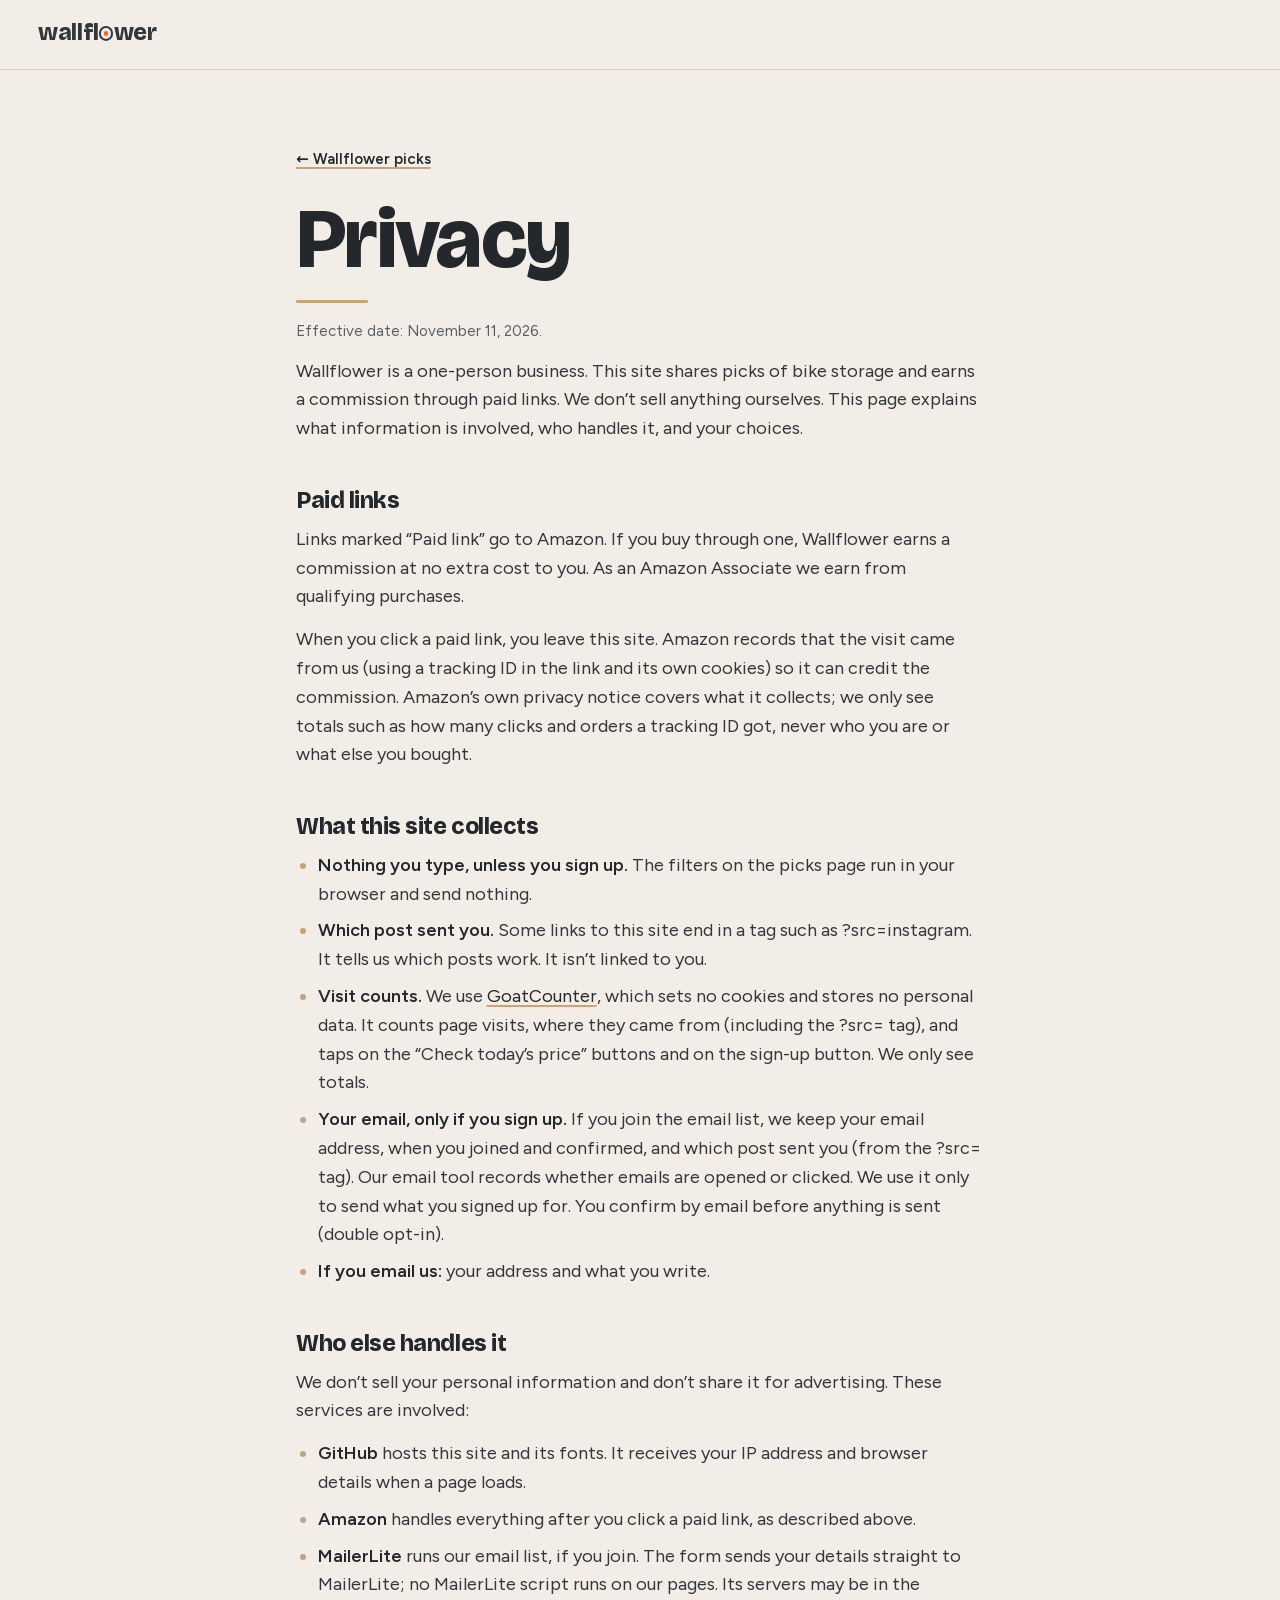
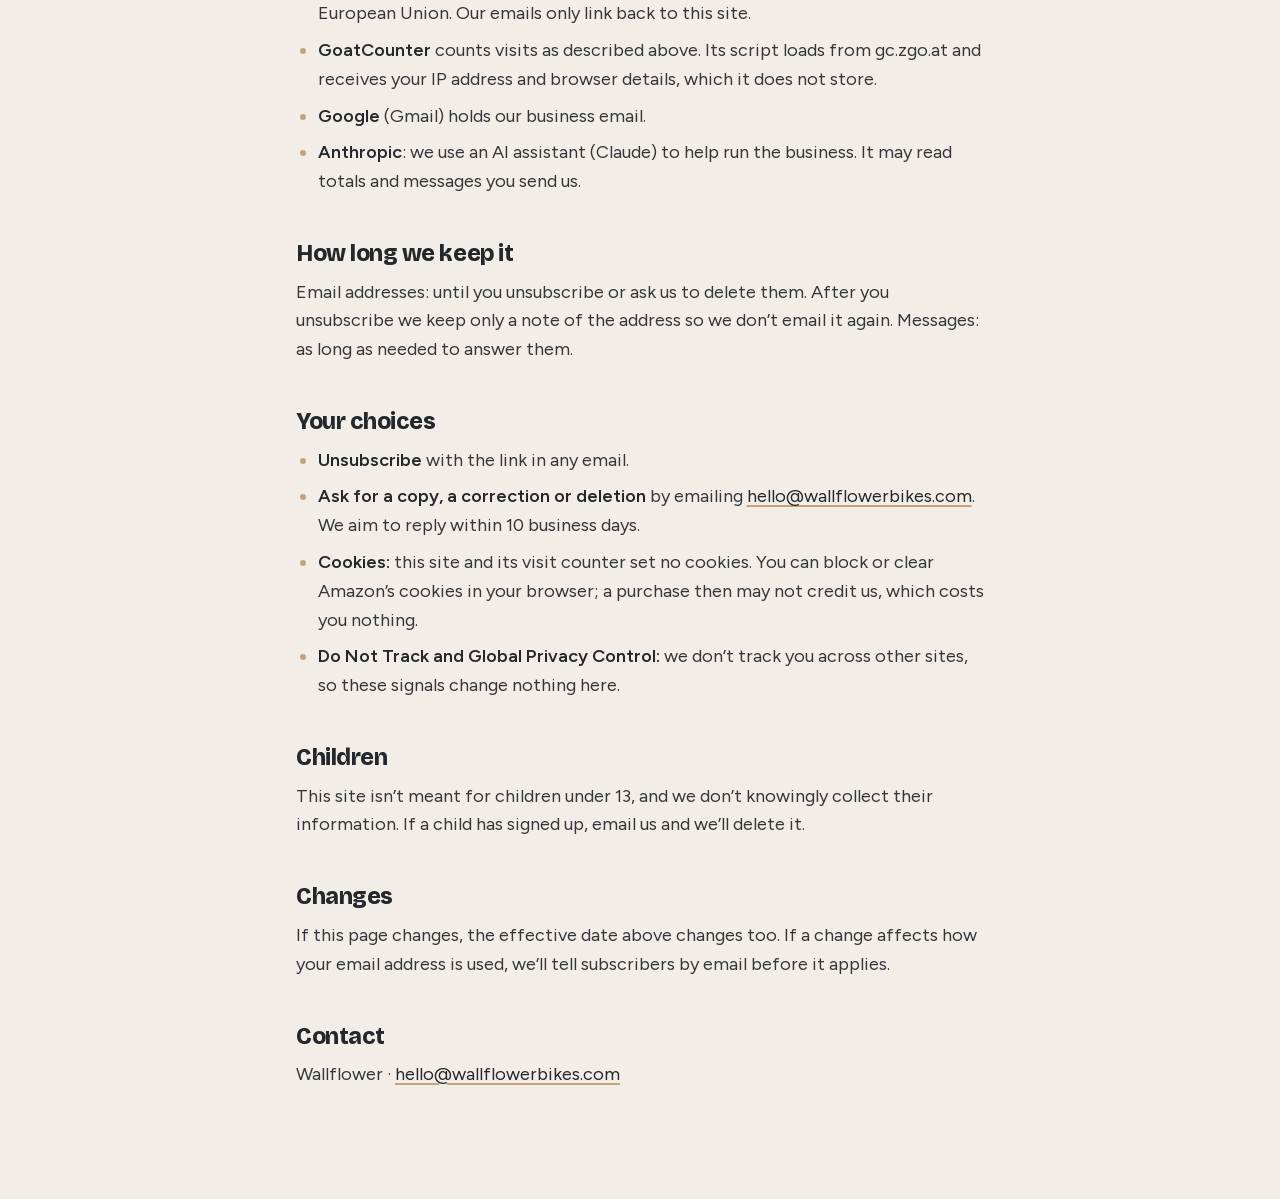
<file: privacy.html>
<!doctype html>
<html lang="en">
<head>
<meta charset="utf-8">
<meta name="viewport" content="width=device-width, initial-scale=1">
<title>Privacy · Wallflower</title>
<meta name="description" content="How Wallflower handles your information, and how its paid links work.">
<link rel="icon" href="favicon.ico" sizes="any">
<link rel="apple-touch-icon" href="apple-touch-icon.png">
<link href="assets/fonts/fonts.css" rel="stylesheet">
<style>
/* Wallflower secondary pages: same palette, fonts and type scale as /picks/ (visual v3 sample, 2026-11-18) */
:root{--bg:#F2EEE7;--band:#E8E1D6;--fg:#24272B;--body:#33363A;--muted:#5A5F64;--oak:#C9A27A;--orange:#FF5B24;--line:#D6CEC1;--btn-bg:#24272B;--btn-fg:#EEE9E1;
--fs-1:13px;--fs-2:15px;--fs-3:18px;--fs-4:clamp(21px,1.8vw,24px);--fs-5:clamp(30px,3.6vw,48px);--fs-6:clamp(44px,6.6vw,88px);
--display:"Bricolage Grotesque",system-ui,sans-serif;--sans:"Figtree",system-ui,-apple-system,"Segoe UI",sans-serif;color-scheme:light dark}
@media (prefers-color-scheme:dark){:root:not([data-theme="light"]){--bg:#1C1E21;--band:#24272B;--fg:#EEE9E1;--body:#DDD8D0;--muted:#AEB0AE;--line:#3A3E43;--btn-bg:#EEE9E1;--btn-fg:#24272B}}
:root[data-theme="dark"]{--bg:#1C1E21;--band:#24272B;--fg:#EEE9E1;--body:#DDD8D0;--muted:#AEB0AE;--line:#3A3E43;--btn-bg:#EEE9E1;--btn-fg:#24272B}
*{box-sizing:border-box}
body{margin:0;background:var(--bg);color:var(--fg);font:400 var(--fs-3)/1.6 var(--sans);-webkit-font-smoothing:antialiased}
.top{padding:20px clamp(16px,3vw,40px);border-bottom:1px solid var(--line)}
.mark{font:800 var(--fs-4)/1 var(--display);letter-spacing:-.02em;display:inline-flex;align-items:center;margin:0;font-variant-ligatures:no-common-ligatures}
.mark .hub{display:inline-block;width:.62em;height:.62em;border-radius:50%;border:.12em solid currentColor;position:relative;margin:0 .02em;transform:translateY(.04em)}
.mark .hub::after{content:"";position:absolute;inset:30%;border-radius:50%;background:var(--orange)}
main{max-width:720px;margin:0 auto;padding:clamp(40px,6vw,80px) 16px 96px}
h1{font:800 var(--fs-6)/.96 var(--display);letter-spacing:-.02em;margin:0 0 16px;font-variant-ligatures:no-common-ligatures;text-wrap:balance}
h1::after{content:"";display:block;width:72px;height:3px;border-radius:2px;background:var(--oak);margin-top:20px}
h2{font:800 var(--fs-4)/1.2 var(--display);letter-spacing:-.02em;margin:44px 0 10px;font-variant-ligatures:no-common-ligatures}
p,li{color:var(--body)}p{margin:0 0 14px}ul{padding-left:1.2em;margin:0 0 14px}li{margin-bottom:8px}li::marker{color:var(--oak)}
strong{color:var(--fg);font-weight:600}
a{color:var(--fg);text-decoration-color:var(--oak);text-decoration-thickness:2px;text-underline-offset:3px}
a:hover{text-decoration-color:currentColor}
a:focus-visible{outline:3px solid var(--orange);outline-offset:3px;border-radius:2px}
.small{color:var(--muted);font-size:var(--fs-2)}
.back{font-size:var(--fs-2);font-weight:600;margin-bottom:28px}
.btn{display:inline-flex;align-items:center;min-height:48px;padding:0 22px;border-radius:999px;background:var(--btn-bg);color:var(--btn-fg);text-decoration:none;font-weight:600;transition:transform .2s}
.btn:hover{transform:translateY(-2px)}
.row{display:flex;flex-wrap:wrap;align-items:center;gap:12px 20px;margin-top:28px}
@media (prefers-reduced-motion:reduce){*{transition:none!important}}
</style>
</head>
<body>
<header class="top"><p class="mark" aria-hidden="true">wallfl<span class="hub"></span>wer</p></header>
<main>
<p class="back"><a href="picks/">← Wallflower picks</a></p>
<h1>Privacy</h1>
<p class="small">Effective date: November 11, 2026.</p>

<p>Wallflower is a one-person business. This site shares picks of bike storage and earns a commission through paid links. We don’t sell anything ourselves. This page explains what information is involved, who handles it, and your choices.</p>

<h2>Paid links</h2>
<p>Links marked “Paid link” go to Amazon. If you buy through one, Wallflower earns a commission at no extra cost to you. As an Amazon Associate we earn from qualifying purchases.</p>
<p>When you click a paid link, you leave this site. Amazon records that the visit came from us (using a tracking ID in the link and its own cookies) so it can credit the commission. Amazon’s own privacy notice covers what it collects; we only see totals such as how many clicks and orders a tracking ID got, never who you are or what else you bought.</p>

<h2>What this site collects</h2>
<ul>
<li><strong>Nothing you type, unless you sign up.</strong> The filters on the picks page run in your browser and send nothing.</li>
<li><strong>Which post sent you.</strong> Some links to this site end in a tag such as ?src=instagram. It tells us which posts work. It isn’t linked to you.</li>
<li><strong>Visit counts.</strong> We use <a href="https://www.goatcounter.com/">GoatCounter</a>, which sets no cookies and stores no personal data. It counts page visits, where they came from (including the ?src= tag), and taps on the “Check today’s price” buttons and on the sign-up button. We only see totals.</li>
<li><strong>Your email, only if you sign up.</strong> If you join the email list, we keep your email address, when you joined and confirmed, and which post sent you (from the ?src= tag). Our email tool records whether emails are opened or clicked. We use it only to send what you signed up for. You confirm by email before anything is sent (double opt-in).</li>
<li><strong>If you email us:</strong> your address and what you write.</li>
</ul>

<h2>Who else handles it</h2>
<p>We don’t sell your personal information and don’t share it for advertising. These services are involved:</p>
<ul>
<li><strong>GitHub</strong> hosts this site and its fonts. It receives your IP address and browser details when a page loads.</li>
<li><strong>Amazon</strong> handles everything after you click a paid link, as described above.</li>
<li><strong>MailerLite</strong> runs our email list, if you join. The form sends your details straight to MailerLite; no MailerLite script runs on our pages. Its servers may be in the European Union. Our emails only link back to this site.</li>
<li><strong>GoatCounter</strong> counts visits as described above. Its script loads from gc.zgo.at and receives your IP address and browser details, which it does not store.</li>
<li><strong>Google</strong> (Gmail) holds our business email.</li>
<li><strong>Anthropic</strong>: we use an AI assistant (Claude) to help run the business. It may read totals and messages you send us.</li>
</ul>

<h2>How long we keep it</h2>
<p>Email addresses: until you unsubscribe or ask us to delete them. After you unsubscribe we keep only a note of the address so we don’t email it again. Messages: as long as needed to answer them.</p>

<h2>Your choices</h2>
<ul>
<li><strong>Unsubscribe</strong> with the link in any email.</li>
<li><strong>Ask for a copy, a correction or deletion</strong> by emailing <a href="mailto:hello@wallflowerbikes.com">hello@wallflowerbikes.com</a>. We aim to reply within 10 business days.</li>
<li><strong>Cookies:</strong> this site and its visit counter set no cookies. You can block or clear Amazon’s cookies in your browser; a purchase then may not credit us, which costs you nothing.</li>
<li><strong>Do Not Track and Global Privacy Control:</strong> we don’t track you across other sites, so these signals change nothing here.</li>
</ul>

<h2>Children</h2>
<p>This site isn’t meant for children under 13, and we don’t knowingly collect their information. If a child has signed up, email us and we’ll delete it.</p>

<h2>Changes</h2>
<p>If this page changes, the effective date above changes too. If a change affects how your email address is used, we’ll tell subscribers by email before it applies.</p>

<h2>Contact</h2>
<p>Wallflower · <a href="mailto:hello@wallflowerbikes.com">hello@wallflowerbikes.com</a></p>
</main>
</body>
</html>
</file>
<file: assets/fonts/fonts.css>
/* Self-hosted copies of Google Fonts (SIL Open Font License), latin subset only, so visitors
   never connect to Google when the page loads. */
@font-face {
  font-family: 'Bricolage Grotesque';
  font-style: normal;
  font-weight: 600;
  font-stretch: 100%;
  font-display: swap;
  src: url(bricolage-grotesque-normal-600.woff2) format('woff2');
  unicode-range: U+0000-00FF, U+0131, U+0152-0153, U+02BB-02BC, U+02C6, U+02DA, U+02DC, U+0304, U+0308, U+0329, U+2000-206F, U+20AC, U+2122, U+2191, U+2193, U+2212, U+2215, U+FEFF, U+FFFD;
}
@font-face {
  font-family: 'Bricolage Grotesque';
  font-style: normal;
  font-weight: 800;
  font-stretch: 100%;
  font-display: swap;
  src: url(bricolage-grotesque-normal-600.woff2) format('woff2');
  unicode-range: U+0000-00FF, U+0131, U+0152-0153, U+02BB-02BC, U+02C6, U+02DA, U+02DC, U+0304, U+0308, U+0329, U+2000-206F, U+20AC, U+2122, U+2191, U+2193, U+2212, U+2215, U+FEFF, U+FFFD;
}
@font-face {
  font-family: 'Figtree';
  font-style: normal;
  font-weight: 400;
  font-display: swap;
  src: url(figtree-normal-400.woff2) format('woff2');
  unicode-range: U+0000-00FF, U+0131, U+0152-0153, U+02BB-02BC, U+02C6, U+02DA, U+02DC, U+0304, U+0308, U+0329, U+2000-206F, U+20AC, U+2122, U+2191, U+2193, U+2212, U+2215, U+FEFF, U+FFFD;
}
@font-face {
  font-family: 'Figtree';
  font-style: normal;
  font-weight: 500;
  font-display: swap;
  src: url(figtree-normal-400.woff2) format('woff2');
  unicode-range: U+0000-00FF, U+0131, U+0152-0153, U+02BB-02BC, U+02C6, U+02DA, U+02DC, U+0304, U+0308, U+0329, U+2000-206F, U+20AC, U+2122, U+2191, U+2193, U+2212, U+2215, U+FEFF, U+FFFD;
}
@font-face {
  font-family: 'Figtree';
  font-style: normal;
  font-weight: 600;
  font-display: swap;
  src: url(figtree-normal-400.woff2) format('woff2');
  unicode-range: U+0000-00FF, U+0131, U+0152-0153, U+02BB-02BC, U+02C6, U+02DA, U+02DC, U+0304, U+0308, U+0329, U+2000-206F, U+20AC, U+2122, U+2191, U+2193, U+2212, U+2215, U+FEFF, U+FFFD;
}
@font-face {
  font-family: 'JetBrains Mono';
  font-style: normal;
  font-weight: 500;
  font-display: swap;
  src: url(jetbrains-mono-normal-500.woff2) format('woff2');
  unicode-range: U+0000-00FF, U+0131, U+0152-0153, U+02BB-02BC, U+02C6, U+02DA, U+02DC, U+0304, U+0308, U+0329, U+2000-206F, U+20AC, U+2122, U+2191, U+2193, U+2212, U+2215, U+FEFF, U+FFFD;
}
</file>
